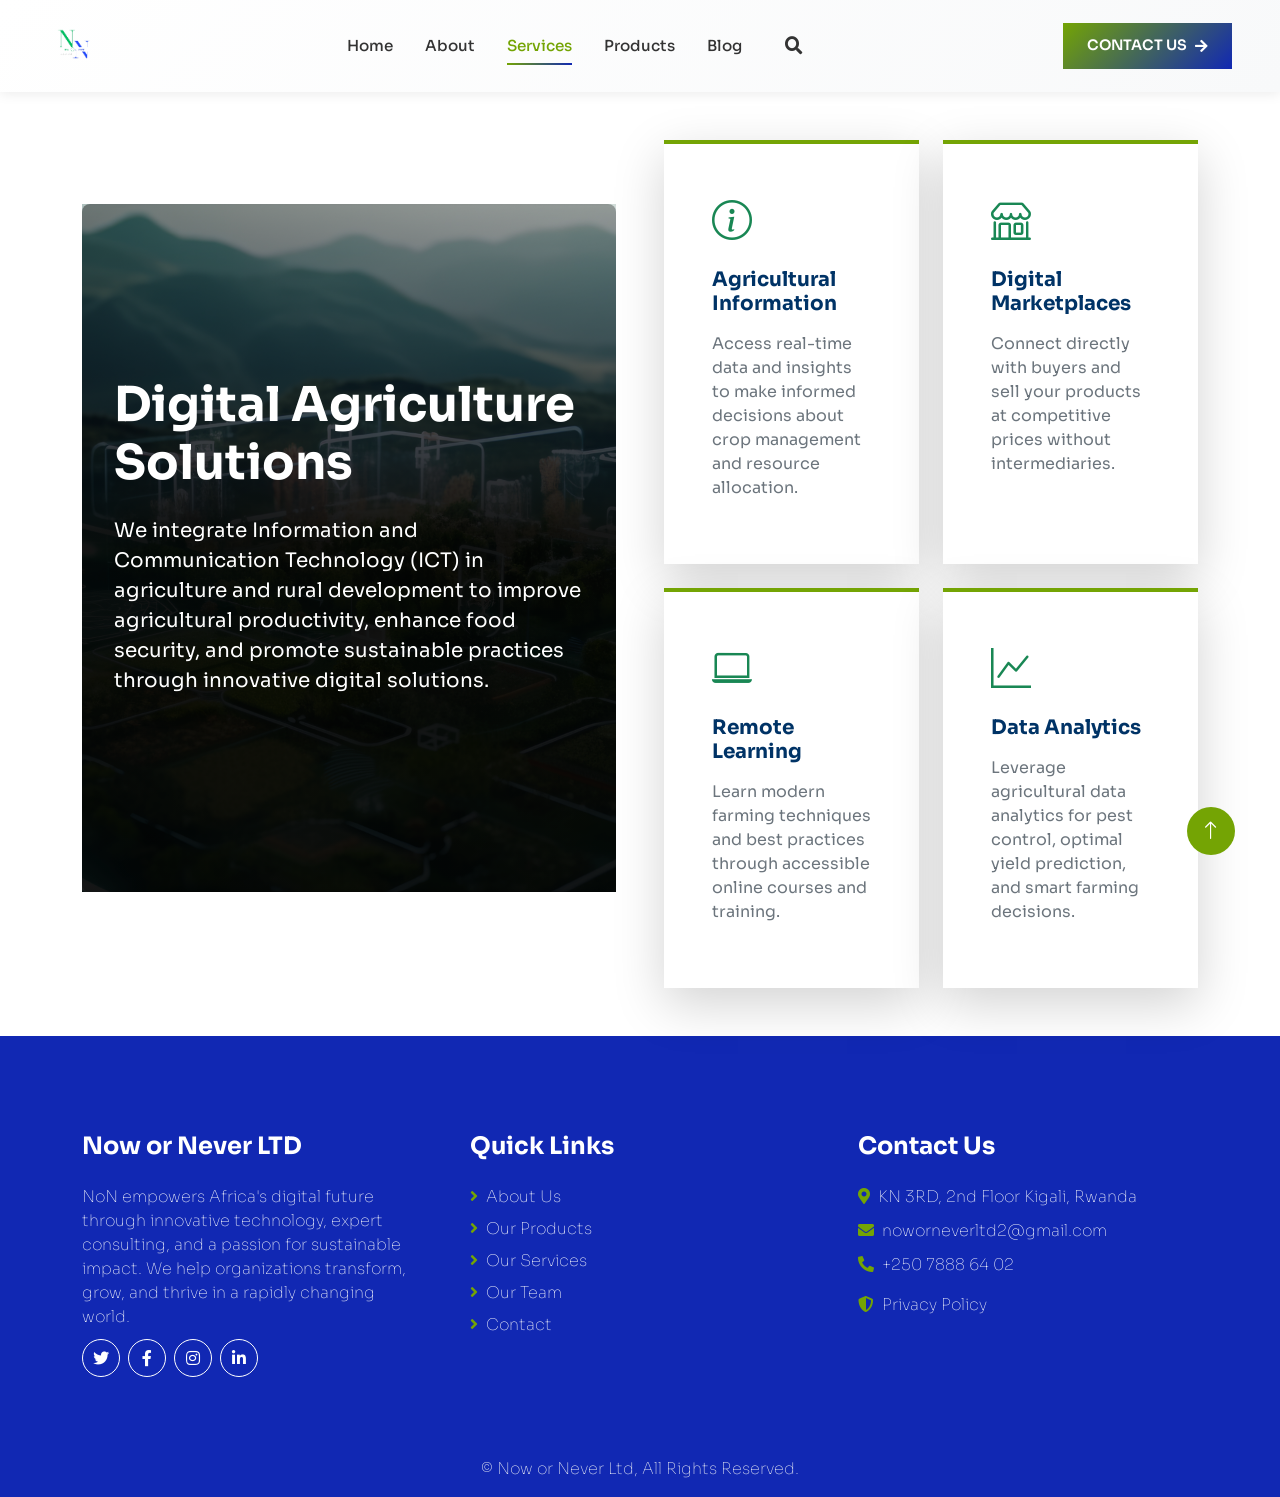
<file: agriculture.html>
<!DOCTYPE html>
<html lang="en">

<head>
    <meta charset="utf-8">
    <title>NoN - E-agriculture</title>
    <meta content="width=device-width, initial-scale=1.0" name="viewport">
    <meta content="" name="keywords">
    <meta content="" name="description">

    <!-- Favicon -->
  <link href="img/logo_non-removebg-preview.png" rel="icon">

    <!-- Google Web Fonts -->
    <link rel="preconnect" href="https://fonts.googleapis.com">
    <link rel="preconnect" href="https://fonts.gstatic.com" crossorigin>
    <link href="https://fonts.googleapis.com/css2?family=Open+Sans:wght@300;500&family=Sora:wght@500;700;900&display=swap" rel="stylesheet"> 

    <!-- Icon Font Stylesheet -->
    <link href="https://cdnjs.cloudflare.com/ajax/libs/font-awesome/5.10.0/css/all.min.css" rel="stylesheet">
    <link href="https://cdn.jsdelivr.net/npm/bootstrap-icons@1.4.1/font/bootstrap-icons.css" rel="stylesheet">

    <!-- Libraries Stylesheet -->
    <link href="lib/animate/animate.min.css" rel="stylesheet">
    <link href="lib/owlcarousel/assets/owl.carousel.min.css" rel="stylesheet">
    <link href="lib/lightbox/css/lightbox.min.css" rel="stylesheet">

    <!-- Customized Bootstrap Stylesheet -->
    <link href="css/bootstrap.min.css" rel="stylesheet">

    <!-- Template Stylesheet -->
    <link href="css/style.css" rel="stylesheet">
</head>

<body>
    <!-- Spinner Start -->
    <div id="spinner" class="show bg-white position-fixed translate-middle w-100 vh-100 top-50 start-50 d-flex align-items-center justify-content-center">
        <div class="spinner-border text-primary" style="width: 3rem; height: 3rem;" role="status">
            <span class="sr-only">Loading...</span>
        </div>
    </div>
    <!-- Spinner End -->


  


   <!-- Modern Navbar CSS -->
    <style>
        .modern-navbar {
            background: linear-gradient(135deg, #ffffff 0%, #f8f9fa 100%);
            box-shadow: 0 2px 12px rgba(0, 0, 0, 0.08);
            padding: 1rem 0;
            position: sticky;
            top: 0;
            z-index: 1000;
            transition: all 0.3s ease;
        }

        .modern-navbar.scrolled {
            box-shadow: 0 4px 20px rgba(0, 0, 0, 0.12);
            padding: 0.75rem 0;
        }

        .navbar-brand-modern {
            display: flex;
            align-items: center;
            height: 60px;
            transition: transform 0.3s ease;
        }

        .navbar-brand-modern:hover {
            transform: scale(1.02);
        }

        .navbar-brand-modern img {
            height: 50px;
            width: auto;
        }

        .nav-menu-modern {
            display: flex;
            gap: 2rem;
            align-items: center;
            list-style: none;
            margin: 0;
            padding: 0;
        }

        .nav-item-modern {
            position: relative;
        }

        .nav-link-modern {
            color: #333;
            text-decoration: none;
            font-weight: 500;
            font-size: 0.95rem;
            padding: 0.5rem 0;
            transition: all 0.3s ease;
            position: relative;
        }

        .nav-link-modern::after {
            content: '';
            position: absolute;
            bottom: -2px;
            left: 0;
            width: 0;
            height: 2px;
            background: linear-gradient(90deg, #74a404, #1128B3);
            transition: width 0.3s ease;
        }

        .nav-link-modern:hover::after,
        .nav-link-modern.active::after {
            width: 100%;
        }

        .nav-link-modern:hover {
            color: #74a404;
        }

        .nav-link-modern.active {
            color: #74a404;
        }

        .search-icon-modern {
            width: 40px;
            height: 40px;
            display: flex;
            align-items: center;
            justify-content: center;
            cursor: pointer;
            border-radius: 8px;
            transition: all 0.3s ease;
            background: transparent;
            border: none;
            color: #333;
            font-size: 1.1rem;
        }

        .search-icon-modern:hover {
            background: rgba(116, 164, 4, 0.1);
            color: #74a404;
        }

  
        .cta-btn-modern {
            background: linear-gradient(135deg, #74a404 0%, #1128B3 100%);
            color: white;
            padding: 0.75rem 1.5rem;
          
            text-decoration: none;
            font-weight: 600;
            font-size: 0.9rem;
            transition: all 0.3s ease;
            display: inline-flex;
            align-items: center;
            gap: 0.5rem;
            border: none;
            cursor: pointer;
        }


        .cta-btn-modern:hover {
            transform: translateY(-2px);
            box-shadow: 0 8px 20px rgba(116, 164, 4, 0.3);
            color: white;
            text-decoration: none;
        }

        .hamburger-modern {
            display: none;
            flex-direction: column;
            gap: 5px;
            background: none;
            border: none;
            cursor: pointer;
            padding: 0;
        }

        .hamburger-modern span {
            width: 24px;
            height: 2.5px;
            background: #333;
            border-radius: 2px;
            transition: all 0.3s ease;
        }

        .hamburger-modern.active span:nth-child(1) {
            transform: rotate(45deg) translate(10px, 10px);
        }

        .hamburger-modern.active span:nth-child(2) {
            opacity: 0;
        }

        .hamburger-modern.active span:nth-child(3) {
            transform: rotate(-45deg) translate(7px, -7px);
        }

        /* Mobile Responsive */
        @media (max-width: 768px) {
            .nav-menu-modern {
                position: absolute;
                top: 70px;
                left: 0;
                right: 0;
                flex-direction: column;
                gap: 0;
                background: white;
                border-top: 1px solid #e9ecef;
                max-height: 0;
                overflow: hidden;
                transition: max-height 0.3s ease;
                padding: 0;
            }

            .nav-menu-modern.active {
                max-height: 400px;
                padding: 1rem 0;
            }

            .nav-item-modern {
                width: 100%;
                padding: 0;
            }

            .nav-link-modern {
                display: block;
                padding: 1rem;
                border-left: 3px solid transparent;
                transition: all 0.3s ease;
            }

            .nav-link-modern::after {
                display: none;
            }

            .nav-link-modern:hover,
            .nav-link-modern.active {
                background: rgba(116, 164, 4, 0.08);
                border-left-color: #74a404;
                padding-left: 2rem;
            }

            .hamburger-modern {
                display: flex;
            }

            .cta-btn-modern {
                width: 100%;
                justify-content: center;
                margin: 1rem;
            }

            .nav-menu-modern .nav-item-modern:last-child {
                margin-top: 0.5rem;
            }
        }
    </style>

    <!-- Modern Navbar HTML -->
    <nav class="modern-navbar" id="modernNav">
        <div class="container-fluid px-4 px-lg-5">
            <div class="d-flex justify-content-between align-items-center">
                <a href="index.html" class="navbar-brand-modern">
                    <img src="img/logo_non-removebg-preview.png" alt="Now or Never LTD Logo">
                </a>

                <button class="hamburger-modern" id="hamburgerBtn" aria-label="Toggle navigation">
                    <span></span>
                    <span></span>
                    <span></span>
                </button>

                <ul class="nav-menu-modern" id="navMenu">
                    <li class="nav-item-modern">
                        <a href="index.html" class="nav-link-modern ">Home</a>
                    </li>
                    <li class="nav-item-modern">
                        <a href="about.html" class="nav-link-modern">About</a>
                    </li>
                    <li class="nav-item-modern">
                        <a href="service.html" class="nav-link-modern active">Services</a>
                    </li>
                    <li class="nav-item-modern">
                        <a href="index.html#products" class="nav-link-modern">Products</a>
                    </li>
                    <li class="nav-item-modern">
                        <a href="blog.html" class="nav-link-modern">Blog</a>
                    </li>
                    <li class="nav-item-modern">
                        <button class="search-icon-modern" id="searchBtnModern" aria-label="Search">
                            <i class="fa fa-search"></i>
                        </button>
                    </li>
                </ul>

                <a href="contact.html" class="cta-btn-modern d-none d-lg-inline-flex">
                    CONTACT US <i class="fa fa-arrow-right"></i>
                </a>
            </div>
        </div>
    </nav>
 <!-- Navbar End -->

<!-- Agriculture Services Section Start -->
<div class="container-fluid py-5" style="background: #ffffff;">
        <div style="position: absolute; inset: 0; background: rgba(255, 255, 255, 0.5); z-index: -1;"></div>
    <div class="container">
        <div class="row align-items-center g-5">
            <div class="col-lg-6 wow fadeInLeft" data-wow-delay="0.1s">
                <div style="position: relative; margin-bottom: 2rem;">
                    <img src="img/agricul-mob.png" alt="Digital Agriculture Solutions" class="img-fluid rounded-lg" style="width: 100%; height: auto; display: block;">
                    <div style="position: absolute; inset: 0; background: linear-gradient(135deg, rgba(0,0,0,0.4) 0%, rgba(0,0,0,0.2) 100%); border-radius: 0.5rem; display: flex; flex-direction: column; justify-content: center; padding: 2rem; color: white;">
                        <h1 class="display-5 fw-bold mb-4 text-white">Digital Agriculture Solutions</h1>
                        <p class="fs-5 mb-4">We integrate Information and Communication Technology (ICT) in agriculture and rural development to improve agricultural productivity, enhance food security, and promote sustainable practices through innovative digital solutions.</p>
                    </div>
                </div>
              
            </div>
            <div class="col-lg-6 wow fadeInRight" data-wow-delay="0.3s">
                <div class="row g-4">
                    <div class="col-md-6">
                        <div class="bg-white p-5 rounded-lg shadow-lg h-100" style="border-top: 4px solid #74a404;">
                            <i class="bi bi-info-circle fs-1 text-success mb-3 d-block"></i>
                            <h5 class="fw-bold mb-3">Agricultural Information</h5>
                            <p class="text-muted">Access real-time data and insights to make informed decisions about crop management and resource allocation.</p>
                        </div>
                    </div>
                    <div class="col-md-6">
                        <div class="bg-white p-5 rounded-lg shadow-lg h-100" style="border-top: 4px solid #74a404;">
                            <i class="bi bi-shop fs-1 text-success mb-3 d-block"></i>
                            <h5 class="fw-bold mb-3">Digital Marketplaces</h5>
                            <p class="text-muted">Connect directly with buyers and sell your products at competitive prices without intermediaries.</p>
                        </div>
                    </div>
                    <div class="col-md-6">
                        <div class="bg-white p-5 rounded-lg shadow-lg h-100" style="border-top: 4px solid #74a404;">
                            <i class="bi bi-laptop fs-1 text-success mb-3 d-block"></i>
                            <h5 class="fw-bold mb-3">Remote Learning</h5>
                            <p class="text-muted">Learn modern farming techniques and best practices through accessible online courses and training.</p>
                        </div>
                    </div>
                    <div class="col-md-6">
                        <div class="bg-white p-5 rounded-lg shadow-lg h-100" style="border-top: 4px solid #74a404;">
                            <i class="bi bi-graph-up fs-1 text-success mb-3 d-block"></i>
                            <h5 class="fw-bold mb-3">Data Analytics</h5>
                            <p class="text-muted">Leverage agricultural data analytics for pest control, optimal yield prediction, and smart farming decisions.</p>
                        </div>
                    </div>
                </div>
            </div>
        </div>
    </div>
</div>
<!-- Agriculture Services Section End -->

<!-- Main Content End -->

<!-- Footer Start -->
<div class="container-fluid  text-body footer  pt-5 wow fadeIn" data-wow-delay="0.1s" >
        <div class="container py-5">
            <div class="row g-5">
            <!-- About Company -->
            <div class="col-lg-4 col-md-6 ">
                <h4 class="text-white mb-4 fw-bold"> Now or Never LTD</h4>
                <p class="text-white mb-3" style="font-weight: lighter !important;">
               NoN empowers Africa's digital future through innovative technology, expert consulting, and a passion for sustainable impact. We help organizations transform, grow, and thrive in a rapidly changing world.
                </p>
                <div class="d-flex mb-3">
                <a class="btn btn-square  btn-social me-2" href="#"><i class="fab fa-twitter"></i></a>
                <a class="btn btn-square  btn-social me-2" href="#"><i class="fab fa-facebook-f"></i></a>
                <a class="btn btn-square  btn-social me-2" href="#"><i class="fab fa-instagram"></i></a>
                <a class="btn btn-square btn-outline-light btn-social" href="#"><i class="fab fa-linkedin-in"></i></a>
                </div>
            </div>
            <!-- Quick Links -->
            <div class="col-lg-4 col-md-6">
                <h4 class="text-white mb-4 fw-bold">Quick Links</h4>
                <ul class="list-unstyled mb-0">
                <li class="mb-2"><a href="about.html" class="text-white text-decoration-none" style="font-weight: lighter !important;"><i class="fa fa-angle-right text-primary me-2"></i>About Us</a></li>
                           <li class="mb-2"><a href="index.html#products" class="text-white text-decoration-none" style="font-weight: lighter !important;"><i class="fa fa-angle-right text-primary me-2"></i>Our Products</a></li>
                <li class="mb-2"><a href="service.html" class="text-white text-decoration-none" style="font-weight: lighter !important;"><i class="fa fa-angle-right text-primary me-2"></i>Our Services</a></li>
                <!-- <li class="mb-2"><a href="project.html" class="text-white-50 text-decoration-none"><i class="fa fa-angle-right text-primary me-2"></i>Projects</a></li> -->
                <li class="mb-2"><a href="about.html#team" class="text-white text-decoration-none" style="font-weight: lighter !important;"><i class="fa fa-angle-right text-primary me-2"></i>Our Team</a></li>
                <li class="mb-2"><a href="contact.html" class="text-white text-decoration-none" style="font-weight: lighter !important;"><i class="fa fa-angle-right text-primary me-2"></i>Contact</a></li>
                </ul>
            </div>
            <!-- Contact Info -->
            <div class="col-lg-4 col-md-12">
                <h4 class="text-white mb-4 fw-bold">Contact Us</h4>
                <p class="mb-2 text-white" style="font-weight: lighter !important;"><i class="fa fa-map-marker-alt text-primary me-2"></i>KN 3RD, 2nd Floor Kigali, Rwanda</p>
                <a href="mailto:noworneverltd2@gmail.com" class="text-white text-decoration-none"><p class="mb-2 text-white" style="font-weight: lighter !important;"><i class="fa fa-envelope text-primary me-2"></i>noworneverltd2@gmail.com</p></a>
                <p class="mb-2 text-white" style="font-weight: lighter !important;"><i class="fa fa-phone-alt text-primary me-2"></i>+250 7888 64 02</p>
                <ul class="list-unstyled mt-3">
                <li class="mb-2" style="font-weight: lighter !important;"><a href="privacy_policy.html" class="text-white text-decoration-none"><i class="fa fa-shield-alt text-primary me-2"></i>Privacy Policy</a></li>

                </ul>
            </div>
            </div>
        </div>
        <div class="container-fluid bg-secondary text-center py-3" style="background: #00000000 !important;">
            <span class="text-light" style="font-weight: lighter !important;">&copy; <span class="">Now or Never Ltd</span>, All Rights Reserved.</span>
        </div>
    </div>
<!-- Footer End -->
    <!-- Back to Top -->
    <a href="#" class="btn btn-lg btn-primary btn-lg-square rounded-circle back-to-top"><i class="bi bi-arrow-up"></i></a>


    <!-- JavaScript Libraries -->
    <script src="https://code.jquery.com/jquery-3.4.1.min.js"></script>
    <script src="https://cdn.jsdelivr.net/npm/bootstrap@5.0.0/dist/js/bootstrap.bundle.min.js"></script>
    <script src="lib/wow/wow.min.js"></script>
    <script src="lib/easing/easing.min.js"></script>
    <script src="lib/waypoints/waypoints.min.js"></script>
    <script src="lib/counterup/counterup.min.js"></script>
    <script src="lib/owlcarousel/owl.carousel.min.js"></script>
    <script src="lib/isotope/isotope.pkgd.min.js"></script>
    <script src="lib/lightbox/js/lightbox.min.js"></script>

    <!-- Template Javascript -->
    <script src="js/main.js"></script>
</body>

</html>
</file>
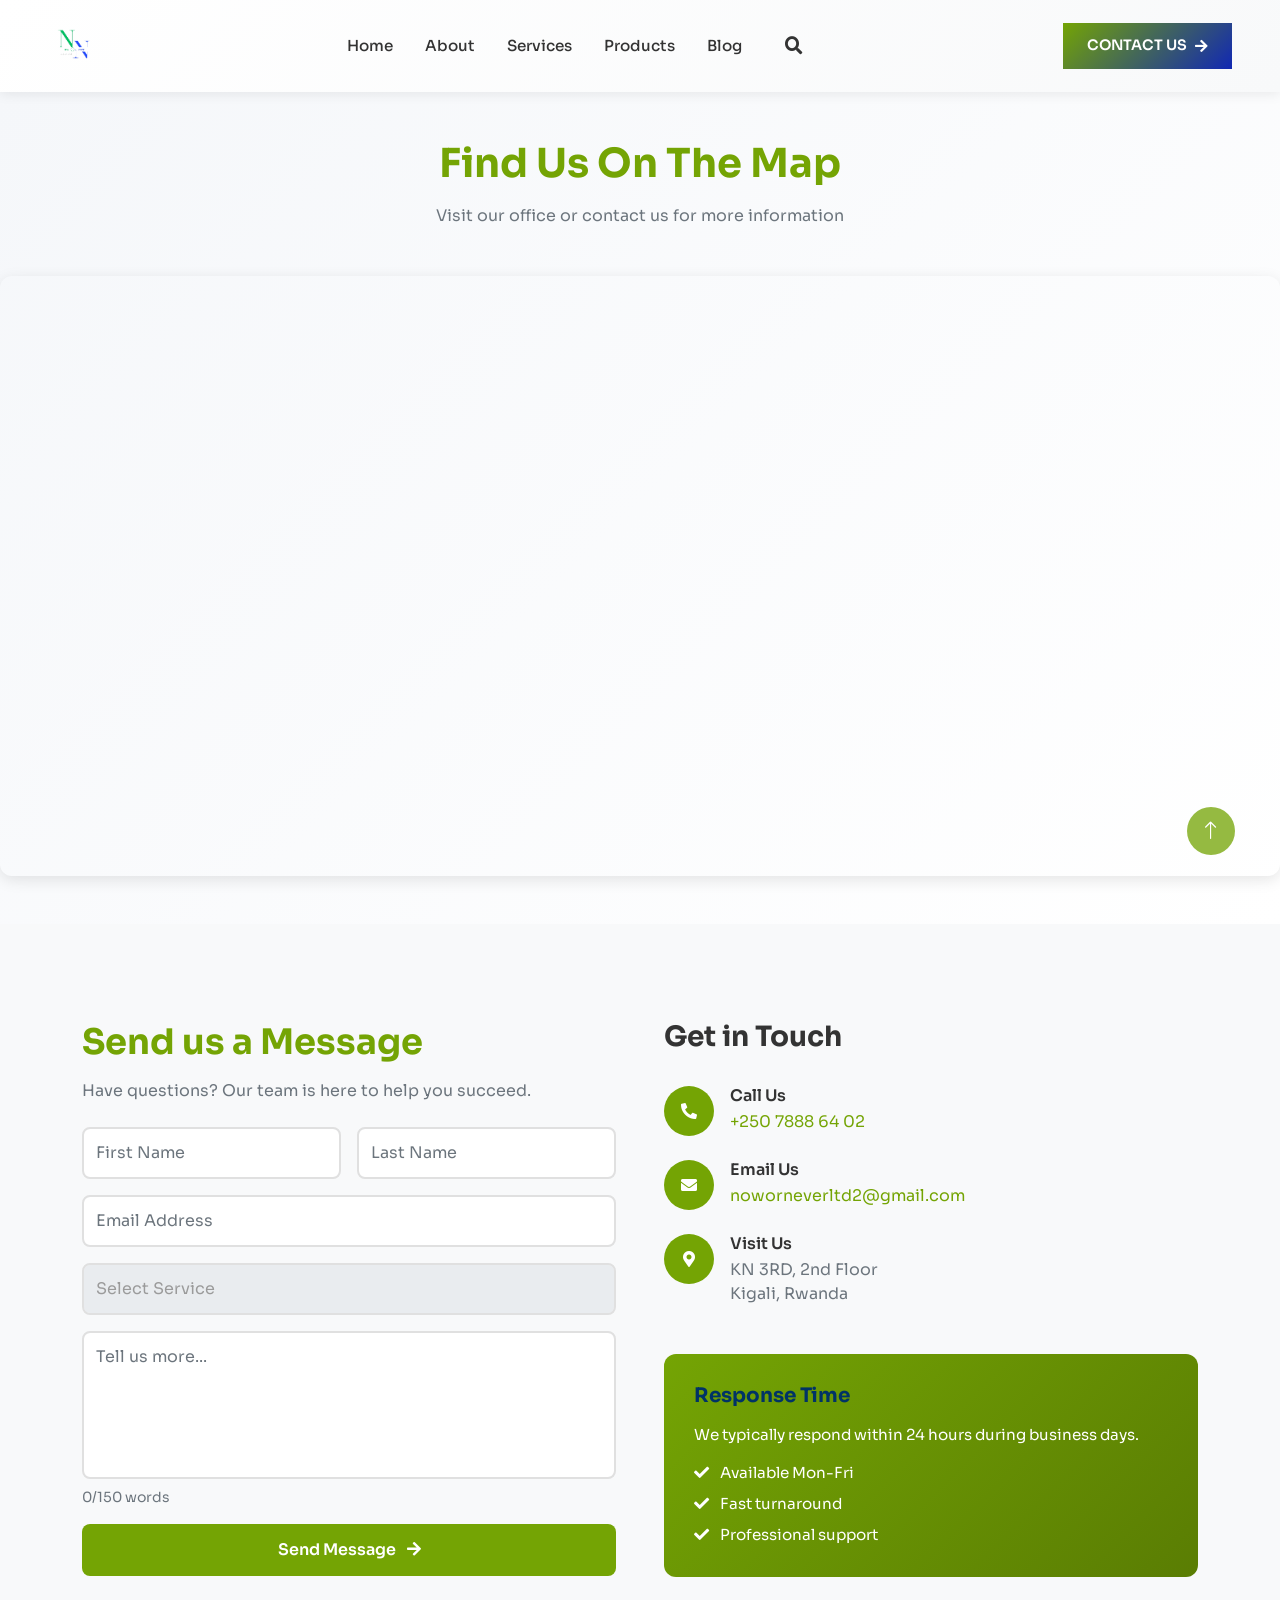
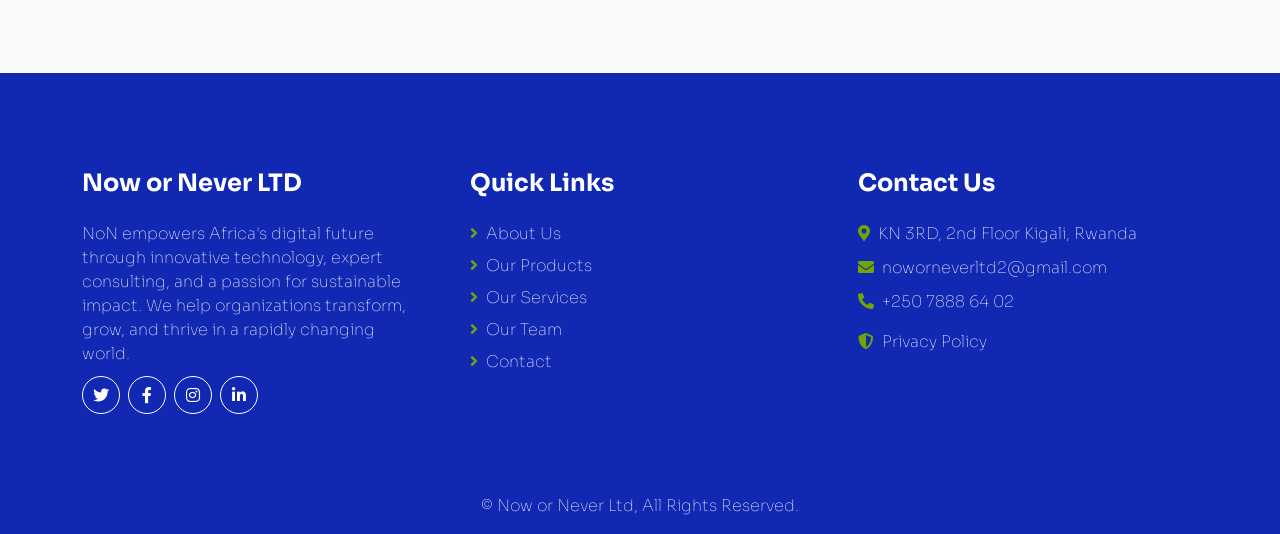
<file: contact.html>
<!DOCTYPE html>
<html lang="en">

<head>
    <meta charset="utf-8">
    <title>Contact Us </title>
    <meta content="width=device-width, initial-scale=1.0" name="viewport">
    <meta content="" name="keywords">
    <meta content="" name="description">

    <!-- Favicon -->
  <link href="img/logo_non-removebg-preview.png" rel="icon">

    <!-- Google Web Fonts -->
    <link rel="preconnect" href="https://fonts.googleapis.com">
    <link rel="preconnect" href="https://fonts.gstatic.com" crossorigin>
    <link href="https://fonts.googleapis.com/css2?family=Open+Sans:wght@300;500&family=Sora:wght@500;700;900&display=swap" rel="stylesheet"> 

    <!-- Icon Font Stylesheet -->
    <link href="https://cdnjs.cloudflare.com/ajax/libs/font-awesome/5.10.0/css/all.min.css" rel="stylesheet">
    <link href="https://cdn.jsdelivr.net/npm/bootstrap-icons@1.4.1/font/bootstrap-icons.css" rel="stylesheet">

    <!-- Libraries Stylesheet -->
    <link href="lib/animate/animate.min.css" rel="stylesheet">
    <link href="lib/owlcarousel/assets/owl.carousel.min.css" rel="stylesheet">
    <link href="lib/lightbox/css/lightbox.min.css" rel="stylesheet">

    <!-- Customized Bootstrap Stylesheet -->
    <link href="css/bootstrap.min.css" rel="stylesheet">

    <!-- Template Stylesheet -->
    <link href="css/style.css" rel="stylesheet">
</head>

<body>
    <!-- Spinner Start -->
    <div id="spinner" class="show bg-white position-fixed translate-middle w-100 vh-100 top-50 start-50 d-flex align-items-center justify-content-center">
        <div class="spinner-border text-primary" style="width: 3rem; height: 3rem;" role="status">
            <span class="sr-only">Loading...</span>
        </div>
    </div>
    <!-- Spinner End -->


  


    <!-- Navbar Start -->
    <!-- Navbar Start -->
   
    <!-- Modern Navbar CSS -->
    <style>
        .modern-navbar {
            background: linear-gradient(135deg, #ffffff 0%, #f8f9fa 100%);
            box-shadow: 0 2px 12px rgba(0, 0, 0, 0.08);
            padding: 1rem 0;
            position: sticky;
            top: 0;
            z-index: 1000;
            transition: all 0.3s ease;
        }

        .modern-navbar.scrolled {
            box-shadow: 0 4px 20px rgba(0, 0, 0, 0.12);
            padding: 0.75rem 0;
        }

        .navbar-brand-modern {
            display: flex;
            align-items: center;
            height: 60px;
            transition: transform 0.3s ease;
        }

        .navbar-brand-modern:hover {
            transform: scale(1.02);
        }

        .navbar-brand-modern img {
            height: 50px;
            width: auto;
        }

        .nav-menu-modern {
            display: flex;
            gap: 2rem;
            align-items: center;
            list-style: none;
            margin: 0;
            padding: 0;
        }

        .nav-item-modern {
            position: relative;
        }

        .nav-link-modern {
            color: #333;
            text-decoration: none;
            font-weight: 500;
            font-size: 0.95rem;
            padding: 0.5rem 0;
            transition: all 0.3s ease;
            position: relative;
        }

        .nav-link-modern::after {
            content: '';
            position: absolute;
            bottom: -2px;
            left: 0;
            width: 0;
            height: 2px;
            background: linear-gradient(90deg, #74a404, #1128B3);
            transition: width 0.3s ease;
        }

        .nav-link-modern:hover::after,
        .nav-link-modern.active::after {
            width: 100%;
        }

        .nav-link-modern:hover {
            color: #74a404;
        }

        .nav-link-modern.active {
            color: #74a404;
        }

        .search-icon-modern {
            width: 40px;
            height: 40px;
            display: flex;
            align-items: center;
            justify-content: center;
            cursor: pointer;
            border-radius: 8px;
            transition: all 0.3s ease;
            background: transparent;
            border: none;
            color: #333;
            font-size: 1.1rem;
        }

        .search-icon-modern:hover {
            background: rgba(116, 164, 4, 0.1);
            color: #74a404;
        }

  
        .cta-btn-modern {
            background: linear-gradient(135deg, #74a404 0%, #1128B3 100%);
            color: white;
            padding: 0.75rem 1.5rem;
          
            text-decoration: none;
            font-weight: 600;
            font-size: 0.9rem;
            transition: all 0.3s ease;
            display: inline-flex;
            align-items: center;
            gap: 0.5rem;
            border: none;
            cursor: pointer;
        }


        .cta-btn-modern:hover {
            transform: translateY(-2px);
            box-shadow: 0 8px 20px rgba(116, 164, 4, 0.3);
            color: white;
            text-decoration: none;
        }

        .hamburger-modern {
            display: none;
            flex-direction: column;
            gap: 5px;
            background: none;
            border: none;
            cursor: pointer;
            padding: 0;
        }

        .hamburger-modern span {
            width: 24px;
            height: 2.5px;
            background: #333;
            border-radius: 2px;
            transition: all 0.3s ease;
        }

        .hamburger-modern.active span:nth-child(1) {
            transform: rotate(45deg) translate(10px, 10px);
        }

        .hamburger-modern.active span:nth-child(2) {
            opacity: 0;
        }

        .hamburger-modern.active span:nth-child(3) {
            transform: rotate(-45deg) translate(7px, -7px);
        }

        /* Mobile Responsive */
        @media (max-width: 768px) {
            .nav-menu-modern {
                position: absolute;
                top: 70px;
                left: 0;
                right: 0;
                flex-direction: column;
                gap: 0;
                background: white;
                border-top: 1px solid #e9ecef;
                max-height: 0;
                overflow: hidden;
                transition: max-height 0.3s ease;
                padding: 0;
            }

            .nav-menu-modern.active {
                max-height: 400px;
                padding: 1rem 0;
            }

            .nav-item-modern {
                width: 100%;
                padding: 0;
            }

            .nav-link-modern {
                display: block;
                padding: 1rem;
                border-left: 3px solid transparent;
                transition: all 0.3s ease;
            }

            .nav-link-modern::after {
                display: none;
            }

            .nav-link-modern:hover,
            .nav-link-modern.active {
                background: rgba(116, 164, 4, 0.08);
                border-left-color: #74a404;
                padding-left: 2rem;
            }

            .hamburger-modern {
                display: flex;
            }

            .cta-btn-modern {
                width: 100%;
                justify-content: center;
                margin: 1rem;
            }

            .nav-menu-modern .nav-item-modern:last-child {
                margin-top: 0.5rem;
            }
        }
    </style>

    <!-- Modern Navbar HTML -->
    <nav class="modern-navbar" id="modernNav">
        <div class="container-fluid px-4 px-lg-5">
            <div class="d-flex justify-content-between align-items-center">
                <a href="index.html" class="navbar-brand-modern">
                    <img src="img/logo_non-removebg-preview.png" alt="Now or Never LTD Logo">
                </a>

                <button class="hamburger-modern" id="hamburgerBtn" aria-label="Toggle navigation">
                    <span></span>
                    <span></span>
                    <span></span>
                </button>

                <ul class="nav-menu-modern" id="navMenu">
                    <li class="nav-item-modern">
                        <a href="index.html" class="nav-link-modern">Home</a>
                    </li>
                    <li class="nav-item-modern">
                        <a href="about.html" class="nav-link-modern">About</a>
                    </li>
                    <li class="nav-item-modern">
                        <a href="service.html" class="nav-link-modern">Services</a>
                    </li>
                    <li class="nav-item-modern">
                        <a href="index.html#products" class="nav-link-modern">Products</a>
                    </li>
                    <li class="nav-item-modern">
                        <a href="blog.html" class="nav-link-modern">Blog</a>
                    </li>
                    <li class="nav-item-modern">
                        <button class="search-icon-modern" id="searchBtnModern" aria-label="Search">
                            <i class="fa fa-search"></i>
                        </button>
                    </li>
                </ul>

                <a href="contact.html" class="cta-btn-modern d-none d-lg-inline-flex active">
                    CONTACT US <i class="fa fa-arrow-right"></i>
                </a>
            </div>
        </div>
    </nav>

    <!-- Modern Navbar JavaScript -->
    <script>
        document.addEventListener('DOMContentLoaded', function() {
            const hamburger = document.getElementById('hamburgerBtn');
            const navMenu = document.getElementById('navMenu');
            const navLinks = document.querySelectorAll('.nav-link-modern');
            const modernNav = document.getElementById('modernNav');
            const searchBtnModern = document.getElementById('searchBtnModern');

            // Toggle menu
            hamburger.addEventListener('click', function() {
                hamburger.classList.toggle('active');
                navMenu.classList.toggle('active');
            });

            // Close menu on link click
            navLinks.forEach(link => {
                link.addEventListener('click', function() {
                    hamburger.classList.remove('active');
                    navMenu.classList.remove('active');
                    navLinks.forEach(l => l.classList.remove('active'));
                    this.classList.add('active');
                });
            });

            // Navbar scroll effect
            window.addEventListener('scroll', function() {
                if (window.scrollY > 10) {
                    modernNav.classList.add('scrolled');
                } else {
                    modernNav.classList.remove('scrolled');
                }
            });

            // Search functionality (reuse existing search if available)
            searchBtnModern.addEventListener('click', function() {
                if (window._navSearchOpen) {
                    window._navSearchOpen();
                }
            });
        });
    </script>
    <div id="scrollProgressBar"></div>
    <!-- Contact Section Start -->
    <div class="container-fluid " style="background: linear-gradient(135deg, #f5f7fa 0%, #ffffff 100%); position: relative;">
        <div class="container py-5">
            <div class="text-center mb-5 wow fadeInUp" data-wow-delay="0.1s">
                <h2 class="mb-3" style="color: #74a404; font-weight: 700; font-size: 2.5rem;">Find Us On The Map</h2>
                <p class="text-muted" style="font-size: 1rem;">Visit our office or contact us for more information</p>
            </div>
            
            <!-- Google Map -->
            <div class="row g-4  wow fadeInUp" data-wow-delay="0.2s">
                <div class="col-12">
                    <div style="border-radius: 12px; overflow: hidden; box-shadow: 0 4px 15px rgba(0,0,0,0.1); height: 600px; width: 100vw; position: relative; left: 50%; right: 50%; margin-left: -50vw; margin-right: -50vw; bottom: 0;">
                        <iframe src="https://www.google.com/maps/embed?pb=!1m18!1m12!1m3!1d3987.5047100906763!2d30.060169!3d-1.952453!2m3!1f0!2f0!3f0!3m2!1i1024!2i768!4f13.1!3m3!1m2!1s0x19dca6c8c8c8c8c9%3A0x1234567890abcdef!2sKN%203RD%2C%202nd%20Floor%2C%20Kigali%2C%20Rwanda!5e0!3m2!1sen!2srw!4v1234567890" width="100%" height="100%" style="border: 0;" allowFullScreen="" loading="lazy" referrerPolicy="no-referrer-when-downgrade;"></iframe>
                    </div>
                </div>
            </div>
        </div>
    </div>
    <!-- Alternative Contact Section -->
    <div class="container-fluid py-5" style="background: #f8f9fa;">
        <div class="container py-5">
            <div class="row g-5 align-items-center">
                <!-- Left Side - Contact Form -->
                <div class="col-lg-6 wow fadeInLeft" data-wow-delay="0.1s">
                    <div class="mb-4">
                        <h2 style="color: #74a404; font-weight: 700; font-size: 2.2rem; margin-bottom: 1rem;">Send us a Message</h2>
                        <p class="text-muted" style="font-size: 1rem;">Have questions? Our team is here to help you succeed.</p>
                    </div>
                    <form id="contactForm2" action="https://formspree.io/f/YOUR_FORM_ID" method="POST">
                        <div class="row g-3 mb-3">
                            <div class="col-md-6">
                                <input type="text" name="firstName" class="form-control" placeholder="First Name" style="border: 2px solid #e0e0e0; border-radius: 8px; padding: 12px;" required>
                            </div>
                            <div class="col-md-6">
                                <input type="text" name="lastName" class="form-control" placeholder="Last Name" style="border: 2px solid #e0e0e0; border-radius: 8px; padding: 12px;" required>
                            </div>
                        </div>
                        <div class="mb-3">
                            <input type="email" name="email" class="form-control" placeholder="Email Address" style="border: 2px solid #e0e0e0; border-radius: 8px; padding: 12px;" required>
                        </div>
                        <div class="mb-3">
                            <select name="service" class="form-control" style="border: 2px solid #e0e0e0; border-radius: 8px; padding: 12px;" required>
                                <option>Select Service</option>
                                <option>Web Development</option>
                                <option>App Development</option>
                                <option>Consulting</option>
                                <option>Other</option>
                            </select>
                        </div>
                        <div class="mb-3">
                            <textarea id="message"
  class="form-control"
  maxlength="150"
  rows="5"
  oninput="updateCount()" placeholder="Tell us more..." style="border: 2px solid #e0e0e0; border-radius: 8px; padding: 12px; resize: none; width: 100%;" required></textarea>
                            <small class="text-muted d-block mt-2"><span id="count">0</span>/150 words</small>
                        </div>
                        <button type="submit" class="btn w-100" style="background: #74a404; color: white; padding: 14px; font-weight: 600; border-radius: 8px; border: none; transition: all 0.3s; cursor: pointer;">
                            Send Message <i class="fa fa-arrow-right ms-2"></i>
                        </button>
                    </form>
                    
                 <script>
  function updateCount() {
    const textarea = document.getElementById("message");
    document.getElementById("count").textContent = textarea.value.length;
  }
</script>
                    
                </div>

                <!-- Right Side - Contact Info & Benefits -->
                <div class="col-lg-6 wow fadeInRight" data-wow-delay="0.2s">
                    <div class="mb-5">
                        <h3 style="color: #333; font-weight: 700; margin-bottom: 2rem;">Get in Touch</h3>
                        
                        <div class="d-flex mb-4">
                            <div style="width: 50px; height: 50px; background: #74a404; border-radius: 50%; display: flex; align-items: center; justify-content: center; margin-right: 1rem; flex-shrink: 0;">
                                <i class="fa fa-phone-alt text-white"></i>
                            </div>
                            <div>
                                <h6 style="color: #333; font-weight: 600; margin-bottom: 0.3rem;">Call Us</h6>
                                <p class="text-muted mb-0"><a href="tel:+250788864022" class="text-decoration-none" style="color: #74a404;">+250 7888 64 02</a></p>
                            </div>
                        </div>

                        <div class="d-flex mb-4">
                            <div style="width: 50px; height: 50px; background: #74a404; border-radius: 50%; display: flex; align-items: center; justify-content: center; margin-right: 1rem; flex-shrink: 0;">
                                <i class="fa fa-envelope text-white"></i>
                            </div>
                            <div>
                                <h6 style="color: #333; font-weight: 600; margin-bottom: 0.3rem;">Email Us</h6>
                                <p class="text-muted mb-0"><a href="mailto:sales@nowornever.com" class="text-decoration-none" style="color: #74a404;">noworneverltd2@gmail.com</a></p>
                            </div>
                        </div>

                        <div class="d-flex mb-5">
                            <div style="width: 50px; height: 50px; background: #74a404; border-radius: 50%; display: flex; align-items: center; justify-content: center; margin-right: 1rem; flex-shrink: 0;">
                                <i class="fa fa-map-marker-alt text-white"></i>
                            </div>
                            <div>
                                <h6 style="color: #333; font-weight: 600; margin-bottom: 0.3rem;">Visit Us</h6>
                                <p class="text-muted mb-0">KN 3RD, 2nd Floor<br>Kigali, Rwanda</p>
                            </div>
                        </div>
                    </div>

                    <div style="background: linear-gradient(135deg, #74a404 0%, #5a7d03 100%); border-radius: 12px; padding: 30px; color: white;">
                        <h5 class="mb-3 fw-bold">Response Time</h5>
                        <p class="mb-3" style="font-size: 0.95rem;">We typically respond within 24 hours during business days.</p>
                        <ul class="list-unstyled mb-0" style="font-size: 0.95rem;">
                            <li class="mb-2"><i class="fa fa-check me-2"></i> Available Mon-Fri</li>
                            <li class="mb-2"><i class="fa fa-check me-2"></i> Fast turnaround</li>
                            <li><i class="fa fa-check me-2"></i> Professional support</li>
                        </ul>
                    </div>
                </div>
            </div>
        </div>
    </div>
 
    <!-- Contact Section End -->
    <!-- Footer Start -->
<div class="container-fluid  text-body footer  pt-5 wow fadeIn" data-wow-delay="0.1s" >
        <div class="container py-5">
            <div class="row g-5">
            <!-- About Company -->
            <div class="col-lg-4 col-md-6 ">
                <h4 class="text-white mb-4 fw-bold"> Now or Never LTD</h4>
                <p class="text-white mb-3" style="font-weight: lighter !important;">
               NoN empowers Africa's digital future through innovative technology, expert consulting, and a passion for sustainable impact. We help organizations transform, grow, and thrive in a rapidly changing world.
                </p>
                <div class="d-flex mb-3">
                <a class="btn btn-square  btn-social me-2" href="#"><i class="fab fa-twitter"></i></a>
                <a class="btn btn-square  btn-social me-2" href="#"><i class="fab fa-facebook-f"></i></a>
                <a class="btn btn-square  btn-social me-2" href="#"><i class="fab fa-instagram"></i></a>
                <a class="btn btn-square btn-outline-light btn-social" href="#"><i class="fab fa-linkedin-in"></i></a>
                </div>
            </div>
            <!-- Quick Links -->
            <div class="col-lg-4 col-md-6">
                <h4 class="text-white mb-4 fw-bold">Quick Links</h4>
                <ul class="list-unstyled mb-0">
                <li class="mb-2"><a href="about.html" class="text-white text-decoration-none" style="font-weight: lighter !important;"><i class="fa fa-angle-right text-primary me-2"></i>About Us</a></li>
                           <li class="mb-2"><a href="index.html#products" class="text-white text-decoration-none" style="font-weight: lighter !important;"><i class="fa fa-angle-right text-primary me-2"></i>Our Products</a></li>
                <li class="mb-2"><a href="service.html" class="text-white text-decoration-none" style="font-weight: lighter !important;"><i class="fa fa-angle-right text-primary me-2"></i>Our Services</a></li>
                <!-- <li class="mb-2"><a href="project.html" class="text-white-50 text-decoration-none"><i class="fa fa-angle-right text-primary me-2"></i>Projects</a></li> -->
                <li class="mb-2"><a href="about.html#team" class="text-white text-decoration-none" style="font-weight: lighter !important;"><i class="fa fa-angle-right text-primary me-2"></i>Our Team</a></li>
                <li class="mb-2"><a href="contact.html" class="text-white text-decoration-none" style="font-weight: lighter !important;"><i class="fa fa-angle-right text-primary me-2"></i>Contact</a></li>
                </ul>
            </div>
            <!-- Contact Info -->
            <div class="col-lg-4 col-md-12">
                <h4 class="text-white mb-4 fw-bold">Contact Us</h4>
                <p class="mb-2 text-white" style="font-weight: lighter !important;"><i class="fa fa-map-marker-alt text-primary me-2"></i>KN 3RD, 2nd Floor Kigali, Rwanda</p>
                <a href="mailto:noworneverltd2@gmail.com" class="text-white text-decoration-none"><p class="mb-2 text-white" style="font-weight: lighter !important;"><i class="fa fa-envelope text-primary me-2"></i>noworneverltd2@gmail.com</p></a>
                <p class="mb-2 text-white" style="font-weight: lighter !important;"><i class="fa fa-phone-alt text-primary me-2"></i>+250 7888 64 02</p>
                <ul class="list-unstyled mt-3">
                <li class="mb-2" style="font-weight: lighter !important;"><a href="privacy_policy.html" class="text-white text-decoration-none"><i class="fa fa-shield-alt text-primary me-2"></i>Privacy Policy</a></li>

                </ul>
            </div>
            </div>
        </div>
        <div class="container-fluid bg-secondary text-center py-3" style="background: #00000000 !important;">
            <span class="text-light" style="font-weight: lighter !important;">&copy; <span class="">Now or Never Ltd</span>, All Rights Reserved.</span>
        </div>
    </div>
    <!-- Footer End -->


    <!-- Back to Top -->
    <a href="#" class="btn btn-lg btn-primary btn-lg-square rounded-circle back-to-top"><i class="bi bi-arrow-up"></i></a>


    <!-- JavaScript Libraries -->
    <script src="https://code.jquery.com/jquery-3.4.1.min.js"></script>
    <script src="https://cdn.jsdelivr.net/npm/bootstrap@5.0.0/dist/js/bootstrap.bundle.min.js"></script>
    <script src="lib/wow/wow.min.js"></script>
    <script src="lib/easing/easing.min.js"></script>
    <script src="lib/waypoints/waypoints.min.js"></script>
    <script src="lib/counterup/counterup.min.js"></script>
    <script src="lib/owlcarousel/owl.carousel.min.js"></script>
    <script src="lib/isotope/isotope.pkgd.min.js"></script>
    <script src="lib/lightbox/js/lightbox.min.js"></script>

    <!-- Template Javascript -->
    <script src="js/main.js"></script>
</body>

</html></div></div></div></div>
</file>
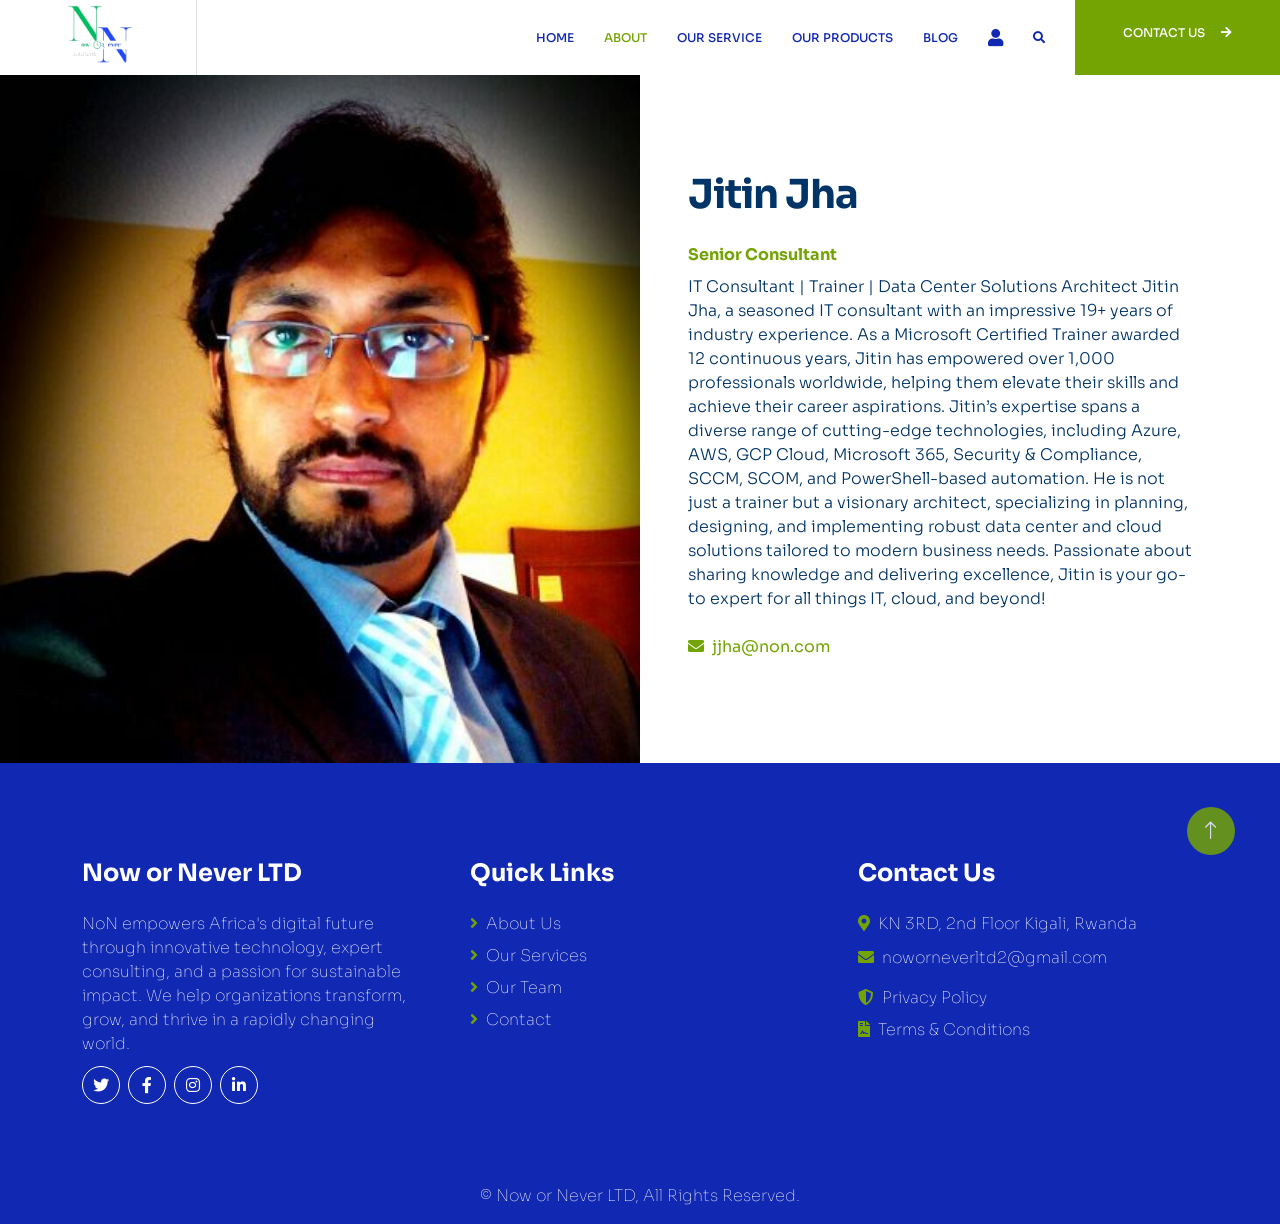
<file: jitin.html>
<!DOCTYPE html>
<html lang="en">

<head>
    <meta charset="utf-8">
    <title>NoN - Staff Bio</title>
    <meta content="width=device-width, initial-scale=1.0" name="viewport">
    <meta content="" name="keywords">
    <meta content="" name="description">

    <!-- Favicon -->
  <link href="img/logo_non-removebg-preview.png" rel="icon">

    <!-- Google Web Fonts -->
    <link rel="preconnect" href="https://fonts.googleapis.com">
    <link rel="preconnect" href="https://fonts.gstatic.com" crossorigin>
    <link href="https://fonts.googleapis.com/css2?family=Open+Sans:wght@300;500&family=Sora:wght@500;700;900&display=swap" rel="stylesheet"> 

    <!-- Icon Font Stylesheet -->
    <link href="https://cdnjs.cloudflare.com/ajax/libs/font-awesome/5.10.0/css/all.min.css" rel="stylesheet">
    <link href="https://cdn.jsdelivr.net/npm/bootstrap-icons@1.4.1/font/bootstrap-icons.css" rel="stylesheet">

    <!-- Libraries Stylesheet -->
    <link href="lib/animate/animate.min.css" rel="stylesheet">
    <link href="lib/owlcarousel/assets/owl.carousel.min.css" rel="stylesheet">
    <link href="lib/lightbox/css/lightbox.min.css" rel="stylesheet">

    <!-- Customized Bootstrap Stylesheet -->
    <link href="css/bootstrap.min.css" rel="stylesheet">

    <!-- Template Stylesheet -->
    <link href="css/style.css" rel="stylesheet">
</head>

<body>
    <!-- Spinner Start -->
    <div id="spinner" class="show bg-white position-fixed translate-middle w-100 vh-100 top-50 start-50 d-flex align-items-center justify-content-center">
        <div class="spinner-border text-primary" style="width: 3rem; height: 3rem;" role="status">
            <span class="sr-only">Loading...</span>
        </div>
    </div>
    <!-- Spinner End -->


  


    <!-- Navbar Start -->
   <nav id="mainNavbar" class="navbar navbar-expand-lg navbar-light sticky-top p-0" style="background: white; transition: background 0.3s;">
        <a href="index.html" class="navbar-brand d-flex align-items-center border-end px-4 px-lg-5">
      <img src="img/logo_non-removebg-preview.png" alt="Now or Never LTD Logo" style="height: 100px;">
        </a>
        <button type="button" class="navbar-toggler me-4" data-bs-toggle="collapse" data-bs-target="#navbarCollapse">
            <span class="navbar-toggler-icon"></span>
        </button>
        <div class="collapse navbar-collapse" id="navbarCollapse">
            <div class="navbar-nav ms-auto p-4 p-lg-0">
                <a href="index.html" class="nav-item nav-link ">Home</a>
                <a href="index.html" class="nav-item nav-link active">About</a>
                <a href="" class="nav-item nav-link ">Our Service</a>
                <a href="" class="nav-item nav-link">Our Products</a>
                <!-- Login Button in Navbar -->
                <!-- <a href="#" id="loginLink" class="nav-item nav-link">Login</a> -->
                <!-- <div class="nav-item dropdown">
                    <a href="#" class="nav-link dropdown-toggle" data-bs-toggle="dropdown">Pages</a>
                    <div class="dropdown-menu bg-light m-0">
                        <a href="feature.html" class="dropdown-item">Feature</a>
                        <a href="quote.html" class="dropdown-item">Free Quote</a>
                        <a href="team.html" class="dropdown-item">Our Team</a>
                        <a href="testimonial.html" class="dropdown-item">Testimonial</a>
                        <a href="404.html" class="dropdown-item">404 Page</a>
                    </div>
                </div> -->
                <a href="contact.html" class="nav-item nav-link">Blog</a>
                <a href="login.html"  target="_blank" id="loginLink" class="nav-item nav-link d-flex align-items-center" role="button" aria-label="Login" title="Login" >
                    <i class="fa fa-user" aria-hidden="true" style="font-size:1.1rem;"></i>
                    <span class="visually-hidden">Login</span>
                </a>
                            <!-- Search icon in navbar -->
                            <a href="#" id="navSearchBtn" class="nav-item nav-link" role="button" aria-label="Open search" style="cursor:pointer;">
                                <i class="fa fa-search" aria-hidden="true"></i>
                            </a>

                            <!-- Floating search + overlay (placed inside navbar collapse so it loads with the page) -->
                            <div id="navSearchOverlay" style="display:none; position:fixed; inset:0; z-index:2000; background:rgba(0,0,0,0.6); align-items:center; justify-content:center; padding:20px; box-sizing:border-box;">
                              <div id="navSearchBox" role="dialog" aria-modal="true" aria-label="Site search"
                                   style="background:#fff; width:clamp(320px,70%,900px); margin:0 20px; border-radius:10px; padding:18px; box-shadow:0 10px 40px rgba(0,0,0,0.4);">
                                <div style="display:flex; gap:8px; align-items:center;">
                                  <input id="navSearchInput" type="search" placeholder="Search the site..." autofocus
                                         style="flex:1; border:1px solid #e6e6e6; border-radius:8px; padding:12px 14px; font-size:1rem; outline:none;">
                                  <button id="navSearchSubmit" class="btn btn-primary" style="padding:10px 14px; font-weight:600;">
                                    <i class="fa fa-search"></i>
                                  </button>
                               
                                </div>
                              </div>
                            </div>

                      
            </div>
            
            <a href="contact.html" class="btn   py-4 px-lg-5 d-none d-lg-block" style="font-size: 12px; background-color: #74a404; color: white;"  >CONTACT US<i class="fa fa-arrow-right ms-3"></i></a>
        </div>
    </nav>
    <!-- Navbar End -->



  <style>
            /* optional subtle dark overlay so particles remain visible over images */
            .page-header::after{
                content: "";
                position: absolute;
                inset: 0;
                background: rgba(0,0,0,0.18);
                z-index: 0;
                pointer-events: none;
            }
        </style>

        <script>
            (function(){
                const canvas = document.getElementById('headerParticles');
                if(!canvas) return;
                const ctx = canvas.getContext('2d');

                let width = 0, height = 0, particles = [];

                function resize(){
                    const dpr = window.devicePixelRatio || 1;
                    width = canvas.clientWidth || canvas.width;
                    height = canvas.clientHeight || canvas.height;
                    canvas.width = Math.floor((canvas.offsetWidth) * dpr);
                    canvas.height = Math.floor((canvas.offsetHeight) * dpr);
                    ctx.setTransform(dpr, 0, 0, dpr, 0, 0);
                    initParticles();
                }

                function rand(min, max){ return Math.random() * (max - min) + min; }

                function initParticles(){
                    particles = [];
                    const area = (canvas.offsetWidth || 800) * (canvas.offsetHeight || 200);
                    const count = Math.min(140, Math.max(30, Math.floor(area / 6000)));
                    for(let i=0;i<count;i++){
                        particles.push({
                            x: rand(0, canvas.offsetWidth),
                            y: rand(0, canvas.offsetHeight),
                            r: rand(0.8, 3.2),
                            vx: rand(-0.25, 0.25),
                            vy: rand(-0.15, 0.15),
                            alpha: rand(0.3, 0.9)
                        });
                    }
                }

                function step(){
                    ctx.clearRect(0,0,canvas.offsetWidth, canvas.offsetHeight);

                    // draw connections
                    const threshold = 90;
                    for(let i=0;i<particles.length;i++){
                        const p = particles[i];
                        for(let j=i+1;j<particles.length;j++){
                            const q = particles[j];
                            const dx = p.x - q.x;
                            const dy = p.y - q.y;
                            const dist = Math.sqrt(dx*dx + dy*dy);
                            if(dist < threshold){
                                const t = 1 - dist / threshold;
                                ctx.strokeStyle = 'rgba(255,255,255,' + (0.08 * t) + ')';
                                ctx.lineWidth = 1 * t;
                                ctx.beginPath();
                                ctx.moveTo(p.x, p.y);
                                ctx.lineTo(q.x, q.y);
                                ctx.stroke();
                            }
                        }
                    }

                    // draw particles and update
                    for(const p of particles){
                        p.x += p.vx;
                        p.y += p.vy;

                        // wrap around
                        if(p.x < -10) p.x = canvas.offsetWidth + 10;
                        if(p.x > canvas.offsetWidth + 10) p.x = -10;
                        if(p.y < -10) p.y = canvas.offsetHeight + 10;
                        if(p.y > canvas.offsetHeight + 10) p.y = -10;

                        ctx.beginPath();
                        ctx.fillStyle = 'rgba(255,255,255,' + p.alpha + ')';
                        ctx.arc(p.x, p.y, p.r, 0, Math.PI * 2);
                        ctx.fill();
                    }

                    requestAnimationFrame(step);
                }

                // initialize when DOM ready
                function init(){
                    resize();
                    window.addEventListener('resize', () => {
                        // throttle resize with requestAnimationFrame
                        if(this._resizeRAF) cancelAnimationFrame(this._resizeRAF);
                        this._resizeRAF = requestAnimationFrame(resize);
                    });
                    requestAnimationFrame(step);
                }

                // If element sizes are not yet set, delay init slightly
                if (document.readyState === 'loading') {
                    document.addEventListener('DOMContentLoaded', init);
                } else {
                    init();
                }
            })();
        </script>

    <!-- Digital Solutions Section Start -->
<div class="container-fluid overflow-hidden px-lg-0" id="about">
    <div class="container about px-lg-0">
        <div class="row g-0 mx-lg-0">
            <!-- Staff Image Left -->
            <div class="col-lg-6 ps-lg-0 wow fadeIn" data-wow-delay="0.1s" style="min-height: 400px;">
                <div class="position-relative h-100">
                    <img class="position-absolute img-fluid w-100 h-100" src="img/Team/jitin.jpeg" alt="Staff Member" style="object-fit: cover;">
                </div>
            </div>
            <!-- Staff Bio Right -->
            <div class="col-lg-6 about-text py-5 wow fadeIn" data-wow-delay="0.5s">
                <div class="p-lg-5 pe-lg-0">
                    <!-- <h6 class="text-primary">Staff Bio</h6> -->
                    <div class="about-modern">
                        <h1 class="mb-4 fw-bold" style="font-size:2.5rem; letter-spacing:-1px;">
                      Jitin Jha
                        </h1>
                        <p class="text-primary fw-bold mb-2">Senior Consultant</p>
                        <p class="lead text-dark mb-4" style="font-size:1rem;">
                          IT Consultant | Trainer | Data Center Solutions Architect
Jitin Jha, a seasoned IT consultant with an impressive 19+ years of industry experience. 
As a Microsoft Certified Trainer awarded 12 continuous years, Jitin has empowered over 1,000 professionals worldwide, helping them elevate their skills and achieve their career aspirations.
Jitin’s expertise spans a diverse range of cutting-edge technologies, including Azure, AWS, GCP Cloud, Microsoft 365, Security & Compliance, SCCM, SCOM, and PowerShell-based automation. He is not just a trainer but a visionary architect, specializing in planning, designing, and implementing robust data center and cloud solutions tailored to modern business needs.
Passionate about sharing knowledge and delivering excellence, Jitin is your go-to expert for all things IT, cloud, and beyond!

                        </p>
                        <!-- <p class="lead text-dark mb-4" style="font-size:1rem;">
                            With a passion for innovation and sustainable growth, Cynthia leads Now or Never LTD with a vision to empower organizations through tailored IT solutions and management excellence. She is committed to fostering a culture of innovation and delivering measurable results for clients across diverse sectors.
                        </p> -->
                        <div class="mt-4">
                            <p class="mb-2"><i class="fa fa-envelope me-2 text-primary"></i><a href="mailto:jjha@non.com">jjha@non.com</a></p>
                            <!-- <p class="mb-0"><i class="fa fa-phone me-2 text-primary"></i><a href="tel:+250788673309">+250783979427</a></p> -->
                        </div>
                    </div>
                </div>
            </div>
        </div>
    </div>
</div>
    <!-- Digital Solutions Section End -->
        <!-- Flexible 4-Card Section Start -->
  
        <!-- Flexible 4-Card Section End -->
             <!-- Team Start -->
  
    <!-- Team End -->

    <!-- Footer Start -->
<div class="container-fluid  text-body footer  pt-5 wow fadeIn" data-wow-delay="0.1s" >
        <div class="container py-5">
            <div class="row g-5">
            <!-- About Company -->
            <div class="col-lg-4 col-md-6 ">
                <h4 class="text-white mb-4 fw-bold"> Now or Never LTD</h4>
                <p class="text-white mb-3" style="font-weight: lighter !important;">
               NoN empowers Africa's digital future through innovative technology, expert consulting, and a passion for sustainable impact. We help organizations transform, grow, and thrive in a rapidly changing world.
                </p>
                <div class="d-flex mb-3">
                <a class="btn btn-square  btn-social me-2" href="#"><i class="fab fa-twitter"></i></a>
                <a class="btn btn-square  btn-social me-2" href="#"><i class="fab fa-facebook-f"></i></a>
                <a class="btn btn-square  btn-social me-2" href="#"><i class="fab fa-instagram"></i></a>
                <a class="btn btn-square btn-outline-light btn-social" href="#"><i class="fab fa-linkedin-in"></i></a>
                </div>
            </div>
            <!-- Quick Links -->
            <div class="col-lg-4 col-md-6">
                <h4 class="text-white mb-4 fw-bold">Quick Links</h4>
                <ul class="list-unstyled mb-0">
                <li class="mb-2"><a href="about.html" class="text-white text-decoration-none" style="font-weight: lighter !important;"><i class="fa fa-angle-right text-primary me-2"></i>About Us</a></li>
                <li class="mb-2"><a href="service.html" class="text-white text-decoration-none" style="font-weight: lighter !important;"><i class="fa fa-angle-right text-primary me-2"></i>Our Services</a></li>
                <!-- <li class="mb-2"><a href="project.html" class="text-white-50 text-decoration-none"><i class="fa fa-angle-right text-primary me-2"></i>Projects</a></li> -->
                <li class="mb-2"><a href="about.html#team" class="text-white text-decoration-none" style="font-weight: lighter !important;"><i class="fa fa-angle-right text-primary me-2"></i>Our Team</a></li>
                <li class="mb-2"><a href="contact.html" class="text-white text-decoration-none" style="font-weight: lighter !important;"><i class="fa fa-angle-right text-primary me-2"></i>Contact</a></li>
                </ul>
            </div>
            <!-- Contact Info -->
            <div class="col-lg-4 col-md-12">
                <h4 class="text-white mb-4 fw-bold">Contact Us</h4>
                <p class="mb-2 text-white" style="font-weight: lighter !important;"><i class="fa fa-map-marker-alt text-primary me-2"></i>KN 3RD, 2nd Floor Kigali, Rwanda</p>
                <a href="mailto:noworneverltd2@gmail.com" class="text-white text-decoration-none"><p class="mb-2 text-white" style="font-weight: lighter !important;"><i class="fa fa-envelope text-primary me-2"></i>noworneverltd2@gmail.com</p></a>
                <ul class="list-unstyled mt-3">
                <li class="mb-2" style="font-weight: lighter !important;"><a href="privacy_policy.html" class="text-white text-decoration-none"><i class="fa fa-shield-alt text-primary me-2"></i>Privacy Policy</a></li>

                <li><a href="#" class="text-white text-decoration-none"style="font-weight: lighter !important;"><i class="fa fa-file-contract text-primary me-2"></i>Terms &amp; Conditions</a></li>
                </ul>
            </div>
            </div>
        </div>
        <div class="container-fluid bg-secondary text-center py-3" style="background: #00000000 !important;">
            <span class="text-light" style="font-weight: lighter !important;">&copy; <span class="">Now or Never LTD</span>, All Rights Reserved.</span>
        </div>
    </div>
    <!-- Footer End -->


    <!-- Back to Top -->
    <a href="#" class="btn btn-lg btn-primary btn-lg-square rounded-circle back-to-top"><i class="bi bi-arrow-up"></i></a>


    <!-- JavaScript Libraries -->
    <script src="https://code.jquery.com/jquery-3.4.1.min.js"></script>
    <script src="https://cdn.jsdelivr.net/npm/bootstrap@5.0.0/dist/js/bootstrap.bundle.min.js"></script>
    <script src="lib/wow/wow.min.js"></script>
    <script src="lib/easing/easing.min.js"></script>
    <script src="lib/waypoints/waypoints.min.js"></script>
    <script src="lib/counterup/counterup.min.js"></script>
    <script src="lib/owlcarousel/owl.carousel.min.js"></script>
    <script src="lib/isotope/isotope.pkgd.min.js"></script>
    <script src="lib/lightbox/js/lightbox.min.js"></script>

    <!-- Template Javascript -->
    <script src="js/main.js"></script>
</body>

</html></div></div></div></div>
</file>
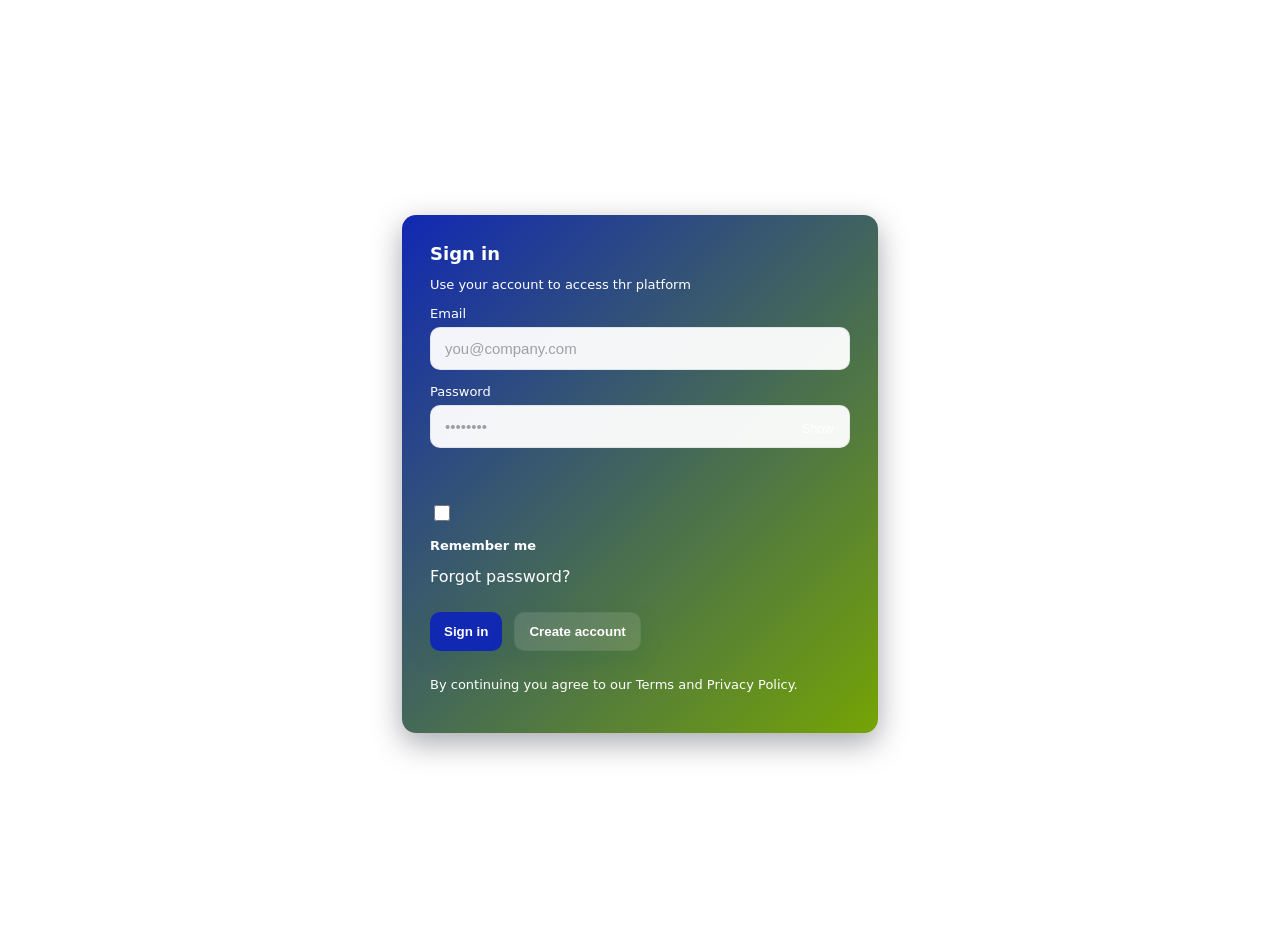
<file: login.html>
<!doctype html>
<html lang="en">
<head>
    <meta charset="utf-8" />
    <meta name="viewport" content="width=device-width,initial-scale=1" />
    <title>Sign in — Now or Never</title>
    <style>
        :root{
            /* Now or Never: green + blue palette */
            --bg1:#031426;   /* deep blue */
            --bg2:#052b1f;   /* deep green */
            --card:#0f1724cc;
            --accent:#74a404; /* green */
            --accent2:#1128B3; /* blue */
            --muted:#9aa7bd;
            --glass: rgba(255,255,255,0.04);
            --on-accent:#04203a; /* text color on green */
            font-family: Inter, ui-sans-serif, system-ui, -apple-system, "Segoe UI", Roboto, "Helvetica Neue", Arial;
        }

        html,body{height:100%;}
        body{
            margin:0;
            background:rgb(255, 255, 255);
            color:#e6eef8;
            -webkit-font-smoothing:antialiased;
            -moz-osx-font-smoothing:grayscale;
            display:flex;
            align-items:center;
            justify-content:center;
            padding:24px;
        }

        .container{
            width:100%;
            max-width:980px;
            display:grid;
            grid-template-columns: 1fr 420px;
            gap:32px;
            align-items:center;
        }

        .hero{
            padding:40px;
            border-radius:16px;
            background: linear-gradient(180deg, rgba(255,255,255,0.02), rgba(255,255,255,0.01));
            box-shadow: 0 10px 30px rgba(2,6,23,0.6), inset 0 1px 0 rgba(255,255,255,0.02);
            backdrop-filter: blur(6px);
        }

        .brand{
            display:flex;
            gap:14px;
            align-items:center;
            margin-bottom:18px;
        }
        .logo{
            width:56px;
            height:56px;
            border-radius:12px;
            background: linear-gradient(135deg,var(--accent),var(--accent2));
            display:flex;
            align-items:center;
            justify-content:center;
            font-weight:700;
            color:#04203a;
            box-shadow: 0 6px 18px rgba(6,46,40,0.45);
            flex-shrink:0;
        }

        h1{margin:0 0 8px 0;font-size:22px;}
        p.lead{margin:0;color:var(--muted);font-size:14px;line-height:1.5;}

        .features{
            display:grid;
            grid-template-columns:repeat(2, minmax(0,1fr));
            gap:12px;
            margin-top:22px;
        }
        .feature{
            display:flex;
            gap:10px;
            align-items:center;
            background:var(--glass);
            padding:10px;
            border-radius:10px;
            font-size:13px;
            color:var(--muted);
        }
        .feature .dot{
            width:36px;height:36px;border-radius:8px;background:rgba(255,255,255,0.03);display:flex;align-items:center;justify-content:center;font-weight:600;color:var(--accent);
        }

        /* Card / form */
        .card{
            padding:28px;
            border-radius:14px;
            /* make the card match the green accent and ensure form content is visible */
            background: linear-gradient(135deg, var(--accent) 0%, #74a404 100%);
            /* local palette overrides so buttons inside this card become blue */
            --accent: #1128B3;
            --accent2: #1128B3;
            --on-accent: #ffffff;
            color: var(--on-accent);
            box-shadow: 0 10px 30px rgba(2,6,23,0.35);
            backdrop-filter: blur(6px);
        }

        /* ensure text inside card uses the on-accent color */
        .card h2,
        .card label,
        .card .small,
        .card .muted-link,
        .card .helper,
        .card .row,
        .card p {
            color: var(--on-accent);
        }

        form{display:grid;gap:14px;}
        label{font-size:13px;display:block;margin-bottom:6px;}
        .field{
            display:flex;
            flex-direction:column;
        }
        input[type="email"],
        input[type="password"]{
            appearance:none;
            border:1px solid rgba(4,32,58,0.08);
            background: rgba(255,255,255,0.95);
            color:#000; /* make user input visible and black */
            padding:12px 14px;
            border-radius:10px;
            outline:none;
            font-size:15px;
            transition: border-color .15s, box-shadow .15s;
        }
        input::placeholder{ color: rgba(0,0,0,0.35); }
        input:focus{
            border-color: rgba(4,32,58,0.2);
            box-shadow: 0 6px 20px rgba(4,32,58,0.06);
        }

        .row{
            display:flex;
            justify-content:space-between;
            align-items:center;
            gap:12px;
            font-size:13px;
        }

        .actions{
            display:flex;
            gap:12px;
            margin-top:6px;
        }

        .btn{
            display:inline-flex;
            align-items:center;
            justify-content:center;
            gap:8px;
            padding:11px 14px;
            border-radius:10px;
            font-weight:600;
            cursor:pointer;
            border:0;
            background: linear-gradient(90deg,var(--accent),var(--accent2));
            color: var(--on-accent);
            box-shadow: 0 8px 24px rgba(16,90,70,0.12);
            transition:transform .08s ease, box-shadow .08s ease, opacity .08s;
            text-decoration:none;
        }
        .btn.secondary{
            background: rgba(255,255,255,0.12);
            color: var(--on-accent);
            border:1px solid rgba(4,32,58,0.06);
        }
        .btn:active{transform:translateY(1px);}

        .small{
            font-size:13px;
        }

        .social{
            display:flex;
            gap:10px;
        }
        .social button{
            flex:1;padding:10px;border-radius:10px;border:1px solid rgba(255,255,255,0.04);background:transparent;color:var(--muted);cursor:pointer;
        }

        .muted-link{ text-decoration:none; color: rgba(4,32,58,0.95); }
        .muted-link:hover{text-decoration:underline}

        .helper{
            color: rgba(4,32,58,0.9); font-size:13px;margin-top:6px;display:none;
        }

        /* small screens */
        @media (max-width:900px){
            .container{grid-template-columns:1fr;max-width:540px;}
            .hero{order:2}
            .card{order:1}
        }
    </style>
</head>
<body>
    <main role="main" style="width:100%;display:flex;align-items:center;justify-content:center;padding:24px;">
        <section class="card" aria-labelledby="signin-title" style="width:100%;max-width:420px;">
            <h2 id="signin-title" style="margin:0 0 8px 0;font-size:18px;color:inherit">Sign in</h2>
            <p class="small mb-5" style="margin-bottom:14px;color:inherit">Use your account to access thr platform</p>

            <form id="loginForm" novalidate>
                <div class="field">
                    <label for="email">Email</label>
                    <input id="email" name="email" type="email" autocomplete="email" inputmode="email" placeholder="you@company.com" required>
                    <div class="helper" id="emailHelp">Please enter a valid email address</div>
                </div>

                <div class="field" style="position:relative;">
                    <label for="password">Password</label>
                    <input id="password" name="password" type="password" autocomplete="current-password" placeholder="••••••••" required minlength="6">
                    <button type="button" id="togglePwd" aria-label="Show password" title="Show password" style="position:absolute;right:10px;top:36px;background:transparent;border:0;color:var(--on-accent);cursor:pointer;font-size:13px;">Show</button>
                    <div class="helper" id="pwdHelp">Passwords must be at least 6 characters</div>
                </div>

                <div class="row" style="margin-top:6px;"></div>
                    <label style="display:flex;align-items:center;gap:8px;font-weight:500;color:var(--on-accent)"></label>
                        <input id="remember" name="remember" type="checkbox" style="width:16px;height:16px;border-radius:4px;margin-right:8px;">
                        <span style="font-weight:600;font-size:13px">Remember me</span>
                    </label>
                    <a class="muted-link" href="#" id="forgot">Forgot password?</a>
                </div>

                <div class="actions" style="margin-top:12px;">
                    <button class="btn" type="submit">Sign in</button>
                    <button class="btn secondary" type="button" id="signup">Create account</button>
                </div>

                <p class="small" style="margin-top:12px;color:inherit">By continuing you agree to our <a class="muted-link" href="#">Terms</a> and <a class="muted-link" href="#">Privacy Policy</a>.</p>
            </form>
        </section>
    </main>

    <script>
        // Small client-side behavior: validation, show/hide password, demo submit
        (function(){
            const form = document.getElementById('loginForm');
            const email = document.getElementById('email');
            const pwd = document.getElementById('password');
            const toggle = document.getElementById('togglePwd');
            const emailHelp = document.getElementById('emailHelp');
            const pwdHelp = document.getElementById('pwdHelp');

            function showHelper(el){ el.style.display='block'; }
            function hideHelper(el){ el.style.display='none'; }

            toggle.addEventListener('click', () => {
                const isPwd = pwd.type === 'password';
                pwd.type = isPwd ? 'text' : 'password';
                toggle.textContent = isPwd ? 'Hide' : 'Show';
                toggle.setAttribute('aria-pressed', String(isPwd));
                toggle.setAttribute('aria-label', isPwd ? 'Hide password' : 'Show password');
            });

            function validEmail(v){
                return /^[^\s@]+@[^\s@]+\.[^\s@]+$/.test(v);
            }

            email.addEventListener('input', () => {
                if (!email.value) { hideHelper(emailHelp); return; }
                validEmail(email.value) ? hideHelper(emailHelp) : showHelper(emailHelp);
            });

            pwd.addEventListener('input', () => {
                if (!pwd.value) { hideHelper(pwdHelp); return; }
                pwd.value.length >= 6 ? hideHelper(pwdHelp) : showHelper(pwdHelp);
            });

            form.addEventListener('submit', (e) => {
                e.preventDefault();
                let ok = true;
                if (!validEmail(email.value)) { showHelper(emailHelp); ok=false; }
                if (pwd.value.length < 6) { showHelper(pwdHelp); ok=false; }
                if (!ok) return;

                // Demo: replace with real submit logic
                const submitBtn = form.querySelector('button[type="submit"]');
                submitBtn.disabled = true;
                submitBtn.textContent = 'Signing in...';

                setTimeout(() => {
                    // In a real app, handle redirect or token here
                    alert('Signed in (demo). Replace with real authentication flow.');
                    submitBtn.disabled = false;
                    submitBtn.textContent = 'Sign in';
                }, 900);
            });

            // lightweight link handlers (demo)
            document.getElementById('signup').addEventListener('click', () => {
                alert('Create account flow — replace with actual navigation.');
            });
            document.getElementById('forgot').addEventListener('click', (ev) => {
                ev.preventDefault();
                alert('Password reset flow — replace with actual navigation.');
            });
        })();
    </script>
</body>
</html>
</file>
<file: css/style.css>
@import url('https://fonts.googleapis.com/css2?family=Sora:wght@100..800&display=swap');

:root {
    --primary: #74a404;
    --light: #F6F7F8;
    --dark: #1128B3;
}
body {
    font-family: "Sora", sans-serif !important;
}

.fw-medium {
    font-weight:100;
    
}
.fw-medium-2 {
    font-weight:300;
    font-size: 17px !important;
    
}

.fw-bold {
    font-weight: 700 !important;
}

.fw-black {
    font-weight: 900 !important;
}

.back-to-top {
    position: fixed;
    display: none;
    right: 45px;
    bottom: 45px;
    z-index: 99;
}


/*** Spinner ***/
#spinner {
    opacity: 0;
    visibility: hidden;
    transition: opacity .5s ease-out, visibility 0s linear .5s;
    z-index: 99999;
}

#spinner.show {
    transition: opacity .5s ease-out, visibility 0s linear 0s;
    visibility: visible;
    opacity: 1;
}


/*** Button ***/
.btn {
    font-weight: 500;
    transition: .5s;
    border-radius: 0;
    background-color: var(--primary);
    color: #FFFFFF;
    border: 0;
}

.btn.btn-primary,
.btn.btn-outline-primary:hover {
    color: #FFFFFF;
}

.btn-square {
    width: 38px;
    height: 38px;
}

.btn-sm-square {
    width: 32px;
    height: 32px;
}

.btn-lg-square {
    width: 48px;
    height: 48px;
}

.btn-square,
.btn-sm-square,
.btn-lg-square {
    padding: 0;
    display: flex;
    align-items: center;
    justify-content: center;
    font-weight: normal;
}

/*** Navbar ***/
.navbar.sticky-top {
    top: -100px;
    transition: .5s;
}

.navbar .navbar-brand,
.navbar a.btn {
    height: 75px;
}

.navbar .navbar-nav .nav-link {
    margin-right: 30px;
    padding: 25px 0;
    color: var(--dark);
    font-size: 12px !important;
    font-weight: 500;
    text-transform: uppercase;
    outline: none;
}

.navbar .navbar-nav .nav-link:hover,
.navbar .navbar-nav .nav-link.active {
    color: var(--primary);
}

.navbar .dropdown-toggle::after {
    border: none;
    content: "\f107";
   font-family: "Sora", sans-serif;
    font-weight: 900;
    vertical-align: middle;
    margin-left: 8px;
}

@media (max-width: 991.98px) {
    .navbar .navbar-nav .nav-link  {
        margin-right: 0;
        padding: 10px 0;
    }

    .navbar .navbar-nav {
        border-top: 1px solid #EEEEEE;
    }
}

@media (min-width: 992px) {
    .navbar .nav-item .dropdown-menu {
        display: block;
        border: none;
        margin-top: 0;
        top: 150%;
        opacity: 0;
        visibility: hidden;
        transition: .5s;
    }

    .navbar .nav-item:hover .dropdown-menu {
        top: 100%;
        visibility: visible;
        transition: .5s;
        opacity: 1;
    }
}


/*** Header ***/
.owl-carousel-inner {
    position: absolute;
    width: 100%;
    height: 100%;
    top: 0;
    left: 0;
    display: flex;
    align-items: center;
 
     margin-top: 10px;
}

@media (max-width: 768px) {
    .header-carousel .owl-carousel-item {
        position: relative;
        min-height: 700px;
    }
    .owl-carousel-inner {
       
     margin-top: 100px;
    }
    .team-counter{
        margin-left: 20px!important;
    }
    .owl-carousel-inner-vid{
        margin-top: 10px!important;
    }
    #autoTypeHeading{
        font-size: 35px;
    }
    .e-health{
          margin-top: -120px !important;

    }
    .overlay-hero{
        display: none;
    }
    .display-2{
        font-size: 35px !important;
    }
    .service-card{
        width: 120%;
        justify-content: center;
        margin-left: -30px;
    }
    .woman-img-hero{
        display: none !important;
    }

   .team-item{
    width: 180%;
    margin-left: -66px;
   }

    .header-carousel .owl-carousel-item img {
        position: absolute;
        width: 100%;
        height: 100%;
        object-fit: cover;
    }

    .header-carousel .owl-carousel-item p {
        font-size: 16px !important;
    }
}

.header-carousel .owl-dots {
    position: absolute;
    width: 60px;
    height: 100%;
    top: 0;
    right: 30px;
    display: flex;
    flex-direction: column;
    align-items: center;
    justify-content: center;
}

.header-carousel .owl-dots .owl-dot {
    position: relative;
    width: 35px;
    height: 35px;
    margin: 5px 0;
    background: #FFFFFF;
    box-shadow: 0 0 30px rgba(255, 255, 255, 0.369);
    border-radius: 45px;
    transition: .5s;
}

.header-carousel .owl-dots .owl-dot.active {
    width: 50px;
    height: 50px;
  
}

.header-carousel .owl-dots .owl-dot img {
    position: absolute;
    width: 100%;
    height: 100%;
    object-fit: cover;
    padding: 2px;
    border-radius: 45px;
    transition: .5s;
}

.page-header {
    background: linear-gradient(rgba(0, 0, 0, .1), rgba(0, 0, 0, .1)), url(../img/bababa.png) center center no-repeat;
    background-size: cover;
}

.breadcrumb-item + .breadcrumb-item::before {
    color: var(--light);
}


/*** About ***/
@media (min-width: 992px) {
    .container.about {
        max-width: 100% !important;
    }

    .about-text  {
        padding-right: calc(((100% - 960px) / 2) + .75rem);
    }
}

@media (min-width: 1200px) {
    .about-text  {
        padding-right: calc(((100% - 1140px) / 2) + .75rem);
    }
}

@media (min-width: 1400px) {
    .about-text  {
        padding-right: calc(((100% - 1320px) / 2) + .75rem);
    }
}

/* Header Carousel Responsive Tweaks */
        /* responsive tweaks for carousel: hide data-dots on small screens and make text span full width */
        .owl-carousel-inner h1#autoTypeHeading { font-size: clamp(2rem, 5vw, 3.5rem); }
        .owl-carousel-inner p { font-size: clamp(0.95rem, 2.2vw, 1.05rem); }

        @media (max-width: 767px) {
            /* Hide Owl carousel dots on small screens */
            .owl-dots { display: none !important; }

            /* Make the slide content take full width and increase padding for readability */
            .owl-carousel-inner { padding: 28px 14px; }
            .owl-carousel-inner .container { max-width: 100%; padding-left: 0; padding-right: 0; }
            .owl-carousel-inner .row { margin-left: 0; margin-right: 0; }

            /* Ensure heading and paragraph scale down nicely */
            .owl-carousel-inner h1#autoTypeHeading { font-size: clamp(1.6rem, 6.6vw, 2.4rem); line-height: 1.05; }
            .owl-carousel-inner p { font-size: 0.98rem; }

            /* Hide decorative right-side image on small screens */
            .woman-img-hero, .owl-carousel .col-md-2 { display: none !important; }

            /* Make text column span full width */
            .col-md-8.col-12 { width: 100%; max-width: 100%; flex: 0 0 100%; }

            /* Adjust background media positioning for better crop on phones */
            .owl-carousel-item picture img,
            .owl-carousel-item picture video { object-position: center top; height: auto; min-height: 60vh; }
        }
       
/*** Service ***/
.service-item {
    box-shadow: 0 0 45px rgba(0, 0, 0, .08);


   
}

.service-icon {
    position: relative;
    margin: -50px 0 25px 0;
    width: 100px;
    height: 100px;
    display: flex;
    align-items: center;
    justify-content: center;
    color: var(--primary);
    background: #FFFFFF;
    border-radius: 100px;
    box-shadow: 0 0 45px rgba(0, 0, 0, .08);
    transition: .5s;
}

.service-item:hover .service-icon {
    color: #FFFFFF;
    background: var(--primary);
}


/*** Feature ***/
@media (min-width: 992px) {
    .container.feature {
        max-width: 100% !important;
    }

    .feature-text  {
        padding-left: calc(((100% - 960px) / 2) + .75rem);
    }
}

@media (min-width: 1200px) {
    .feature-text  {
        padding-left: calc(((100% - 1140px) / 2) + .75rem);
    }
}

@media (min-width: 1400px) {
    .feature-text  {
        padding-left: calc(((100% - 1320px) / 2) + .75rem);
    }
}


/*** Project Portfolio ***/
#portfolio-flters li {
    display: inline-block;
    font-weight: 500;
    color: var(--dark);
    cursor: pointer;
    transition: .5s;
    border-bottom: 2px solid transparent;
}

#portfolio-flters li:hover,
#portfolio-flters li.active {
    color: var(--primary);
    border-color: var(--primary);
}

.portfolio-img {
    position: relative;
}

.portfolio-img::before,
.portfolio-img::after {
    position: absolute;
    content: "";
    width: 0;
    height: 100%;
    top: 0;
    background: var(--dark);
    transition: .5s;
}

.portfolio-img::before {
    left: 50%;
}

.portfolio-img::after {
    right: 50%;
}

.portfolio-item:hover .portfolio-img::before {
    width: 51%;
    left: 0;
}

.portfolio-item:hover .portfolio-img::after {
    width: 51%;
    right: 0;
}

.portfolio-btn {
    position: absolute;
    top: 0;
    left: 0;
    width: 100%;
    height: 100%;
    display: flex;
    align-items: center;
    justify-content: center;
    opacity: 0;
    z-index: 1;
    transition: .5s;
}

.portfolio-item:hover .portfolio-btn {
    opacity: 1;
    transition-delay: .3s;
}


/*** Quote ***/
@media (min-width: 992px) {
    .container.quote {
        max-width: 100% !important;
    }

    .quote-text  {
        padding-right: calc(((100% - 960px) / 2) + .75rem);
    }
}

@media (min-width: 1200px) {
    .quote-text  {
        padding-right: calc(((100% - 1140px) / 2) + .75rem);
    }
}

@media (min-width: 1400px) {
    .quote-text  {
        padding-right: calc(((100% - 1320px) / 2) + .75rem);
    }
}


/*** Team ***/
.team-item {
    box-shadow: 0 0 45px rgba(0, 0, 0, .08);
}

.team-item img {
    border-radius: 8px 60px 0 0;
}

.team-item .team-social {
    display: flex;
    flex-direction: column;
    align-items: center;
    justify-content: flex-end;
    background: #FFFFFF;
    transition: .5s;
}


/*** Testimonial ***/
.testimonial-carousel::before {
    position: absolute;
    content: "";
    top: 0;
    left: 0;
    height: 100%;
    width: 0;
    background: linear-gradient(to right, rgba(255, 255, 255, 1) 0%, rgba(255, 255, 255, 0) 100%);
    z-index: 1;
}

.testimonial-carousel::after {
    position: absolute;
    content: "";
    top: 0;
    right: 0;
    height: 100%;
    width: 0;
    background: linear-gradient(to left, rgba(255, 255, 255, 1) 0%, rgba(255, 255, 255, 0) 100%);
    z-index: 1;
}

@media (min-width: 768px) {
    .testimonial-carousel::before,
    .testimonial-carousel::after {
        width: 200px;
    }
}

@media (min-width: 992px) {
    .testimonial-carousel::before,
    .testimonial-carousel::after {
        width: 300px;
    }
}

.testimonial-carousel .owl-nav {
    position: absolute;
    width: 350px;
    top: 20px;
    left: 50%;
    transform: translateX(-50%);
    display: flex;
    justify-content: space-between;
    opacity: 0;
    transition: .5s;
    z-index: 1;
}

.testimonial-carousel:hover .owl-nav {
    width: 300px;
    opacity: 1;
}

.testimonial-carousel .owl-nav .owl-prev,
.testimonial-carousel .owl-nav .owl-next {
    position: relative;
    color: var(--primary);
    font-size: 45px;
    transition: .5s;
}

.testimonial-carousel .owl-nav .owl-prev:hover,
.testimonial-carousel .owl-nav .owl-next:hover {
    color: var(--dark);
}

.testimonial-carousel .testimonial-img img {
    width: 100px;
    height: 100px;
}

.testimonial-carousel .testimonial-img .btn-square {
    position: absolute;
    bottom: -19px;
    left: 50%;
    transform: translateX(-50%);
}

.testimonial-carousel .owl-item .testimonial-text {
    margin-bottom: 30px;
    box-shadow: 0 0 45px rgba(0, 0, 0, .08);
    transform: scale(.8);
    transition: .5s;
}

.testimonial-carousel .owl-item.center .testimonial-text {
    transform: scale(1);
}


/*** Contact ***/
@media (min-width: 992px) {
    .container.contact {
        max-width: 100% !important;
    }

    .contact-text  {
        padding-left: calc(((100% - 960px) / 2) + .75rem);
    }
}

@media (min-width: 1200px) {
    .contact-text  {
        padding-left: calc(((100% - 1140px) / 2) + .75rem);
    }
}

@media (min-width: 1400px) {
    .contact-text  {
        padding-left: calc(((100% - 1320px) / 2) + .75rem);
    }
}
/* progress scroll */
       #scrollProgressBar {
            position: fixed;
            top: 0;
            left: 0;
            width: 0%;
            height: 5px;
            z-index: 9999;
            background: linear-gradient(90deg, #7ED321 0%, #1128B3 100%);
            transition: width 0.2s;
        }

/*** Footer ***/
.footer{
    background:#1128B3;
    background-repeat: no-repeat;
    background-size: cover;
}
.footer .btn.btn-social {
    margin-right: 5px;
    color: white;
    border: 1px solid white;
    border-radius: 38px;
    transition: .3s;
    background-color: transparent;
}

.footer .btn.btn-social:hover {
    color: var(--primary);
    border-color: var(--light);
    background-color: var(--light);
}

.footer .btn.btn-link {
    display: block;
    margin-bottom: 5px;
    padding: 0;
    text-align: left;
    color: #ffffff !important;
    font-weight: lighter !important;
    text-transform: capitalize;
    transition: .3s;

}
.footer p{
   margin-bottom: 10px !important;
}
.footer li a{
    margin-bottom: 10px !important ;
}

.footer .btn.btn-link::before {
    position: relative;
    content: "\f105";
   font-family: "Sora", sans-serif;
    font-weight: 900;
    margin-right: 10px;
}

.footer .btn.btn-link:hover {
    color: #FFFFFF;
    letter-spacing: 1px;
    box-shadow: none;
}

.footer .copyright {
    padding: 25px 0;
    border-top: 1px solid rgba(256, 256, 256, .1);
}

.footer .copyright a {
    color: var(--light);
}

.footer .copyright a:hover {
    color: var(--primary);
}
/* team */
        .team-card {
                    background: #fff;
                    border-radius: 12px;
                    overflow: hidden;
                    box-shadow: 0 4px 15px rgba(0,0,0,0.08);
                    transition: transform 0.3s, box-shadow 0.3s;
                }
                .team-card:hover {
                    transform: translateY(-10px);
                    box-shadow: 0 12px 30px rgba(116, 164, 4, 0.15);
                }
                .team-image-wrapper {
                    position: relative;
                    overflow: hidden;
                    height: 280px;
                }
                .team-image {
                    width: 100%;
                    height: 100%;
                    object-fit: cover;
                }
                .team-overlay {
                    position: absolute;
                    inset: 0;
                    background: rgba(116, 164, 4, 0.9);
                    display: flex;
                    align-items: center;
                    justify-content: center;
                    opacity: 0;
                    transition: opacity 0.3s;
                }
                .team-card:hover .team-overlay {
                    opacity: 1;
                }
                .social-links {
                    display: flex;
                    gap: 12px;
                }
                .social-icon {
                    width: 40px;
                    height: 40px;
                    border-radius: 50%;
                    background: #fff;
                    color: #74a404;
                    display: flex;
                    align-items: center;
                    justify-content: center;
                    transition: transform 0.2s;
                    text-decoration: none;
                }
                .social-icon:hover {
                    transform: scale(1.1);
                }
                .team-info {
                    padding: 20px;
                    text-align: center;
                }
                .team-info h4 {
                    margin-bottom: 6px;
                    font-weight: 700;
                    color: #333;
                }
                .role {
                    color: #74a404;
                    font-size: 0.9rem;
                    margin-bottom: 12px;
                }
                .contact-info {
                    display: flex;
                    gap: 10px;
                    justify-content: center;
                }
                .contact-info a {
                    width: 32px;
                    height: 32px;
                    border-radius: 50%;
                    background: #f0f0f0;
                    color: #74a404;
                    display: flex;
                    align-items: center;
                    justify-content: center;
                    transition: background 0.2s;
                    text-decoration: none;
                }
                .contact-info a:hover {
                    background: #74a404;
                    color: #fff;
                }
/* card inteaction */
 
                        .stack-card-modern {
                            background: #fff;
                            border-radius: 1.25rem;
                            box-shadow: 0 8px 32px rgba(0, 0, 0, 0.04), 0 1.5px 6px rgba(59,91,254,0.08);
                            padding: 3rem 1.5rem;
                            min-height: 200px;
                            transition: box-shadow 0.3s, transform 0.3s;
                            cursor: pointer;
                            border: 1.5px solid #f0f4fa00;
                            
                        }
                       .stack-card-modern.active {
                            box-shadow: 0 18px 48px rgba(131, 131, 131, 0.18), 0 2px 8px rgba(0,0,0,0.08);
                            transform: scale(1.04) translateY(-6px);
                            border-color: #d0d7fc00;
                            background-color: #7ED321;
                            color: #fff;
                        }
                        .stack-card-modern.active,
                        .stack-card-modern.active h5,
                        .stack-card-modern.active p,
                        .stack-card-modern.active .icon-modern {
                            color: #fff !important;
                        }
                        .icon-modern {
                           color: #7ED321;
                           
                        }
                        .bg-gradient-primary {
                            background: linear-gradient(135deg, #3b5bfe 0%, #5e8bff 100%);
                        }
                        .bg-gradient-success {
                            background: linear-gradient(135deg, #00b894 0%, #00e6a8 100%);
                        }
                        .bg-gradient-warning {
                            background: linear-gradient(135deg, #fdcb6e 0%, #ffe29a 100%);
                            color: #fff;
                        }
                        @media (max-width: 991px) {
                            .stack-card-modern { padding: 1.2rem 0.8rem; min-height: 90px; }
                            .icon-modern { width: 40px; height: 40px; font-size: 1.3rem; }
                        }
                    

                .card-stack {
                    position: relative;
                    min-height: 370px;
                }
                .stack-card {
                    transition: 
                        box-shadow 0.3s,
                        top 0.3s,
                        left 0.3s,
                        z-index 0.3s,
                        transform 0.3s,
                        background 0.4s cubic-bezier(.4,0,.2,1),
                        border-color 0.3s;
                    border: none;
                    background: #fff;
                    min-height: 140px;
                    padding: 1.5rem 1.2rem;
                }
                .stack-card.active {
                    box-shadow: 0 18px 48px rgba(59,91,254,0.18), 0 2px 8px rgba(0,0,0,0.08);
                    transform: scale(1.035) translateY(-8px);
                    border: 2px solid #3b5bfe;
                    background: #3b5bfe !important;
                    color: #fff;
                }
                .stack-card.active h4,
                .stack-card.active p,
                .stack-card.active .text-secondary {
                    color: #fff !important;
                }
                .stack-card .rounded-circle {
                    box-shadow: 0 2px 8px rgba(59,91,254,0.12);
                    width: 38px !important;
                    height: 38px !important;
                    background: #e9f2ff !important;
                }
                .stack-card .icon-expert {
                    color: #3b5bfe;
                }
                .stack-card .icon-accuracy {
                    color: #00b894;
                }
                .stack-card .icon-efficiency {
                    color: #fdcb6e;
                }
                .stack-card[data-z="3"] .rounded-circle i {
                    /* Expertise: fa-user-tie */
                    font-family: "Font Awesome 5 Free";
                }
                .stack-card[data-z="2"] .rounded-circle i {
                    /* Accuracy: fa-balance-scale */
                    font-family: "Font Awesome 5 Free";
                }
                .stack-card[data-z="1"] .rounded-circle i {
                    /* Efficiency: fa-clock */
                    font-family: "Font Awesome 5 Free";
                }
                @media (max-width: 991px) {
                    .card-stack {
                        min-height: 320px;
                    }
                    .stack-card {
                        min-height: 110px;
                        padding: 1rem 0.7rem;
                    }
                    .stat-card{
                     margin-right:1px;

                    }
                }
           

                /* partners */
                .partners-section {
                 display: flex;
                 align-items: center;
                 justify-content: center;
                 gap: 30px;
                 padding: 60px 80px;
                 flex-wrap: wrap;
                }

                .partners-text {
                 flex: 0 0 200px;
                 font-weight: 600;
                 font-size: 1.1rem;
                 line-height: 1.4;
                 min-width: 180px;
                }

                .partners-carousel-wrapper {
                 position: relative;
                 flex: 1;
                 max-width: 900px;
                 overflow: hidden;
                 display: flex;
                 justify-content: center; /* center the carousel inside wrapper */
                }

                /* Center 3 logos */
                .partners-carousel {
                 display: flex;
                 align-items: center;
                 justify-content: center; /* center logos when fewer items */
                 gap: 10px;
                 transition: transform 0.5s ease;
                 scroll-behavior: smooth;
                 overflow-x: auto;
                 scrollbar-width: none;
                 padding: 12px 20px; /* small padding so centered items have breathing room */
                }

                .partners-carousel::-webkit-scrollbar {
                 display: none;
                }

                .partner-logo {
                 flex: 0 0 auto;
                 width: 160px;
                 max-width: 180px;
                 text-align: center;
                }

                .partner-logo img {
                 max-width: 100%;
                 height: auto;
                 transition: transform 0.3s ease, opacity 0.3s ease;
                 opacity: 0.95;
                }

                .partner-logo img:hover {
                 transform: scale(1.05);
                 opacity: 1;
                }

                .arrow {
                 font-size: 1.8rem;
                 color: #001c5c;
                 cursor: pointer;
                 user-select: none;
                 padding: 10px 15px;
                 border-radius: 50%;
                 background: #f3f5ff;
                 transition: all 0.3s ease;
                }

                .arrow:hover {
                 background: #001c5c;
                 color: #fff;
                }

                /* Show 2 logos at a time on small screens */
                @media (max-width: 768px) {
                 .partners-section {
                    flex-direction: column;
                    text-align: center;
                    padding: 30px 20px;
                    gap: 12px; /* decreased gap between text and images */
                 }

                 .partners-text {
                    margin-bottom: -155px; /* decreased margin */
                 }

                 .partners-carousel {
                    gap: 30px;
                    overflow-x: auto;
                    scroll-snap-type: x mandatory;
                    padding-bottom: 10px;
                 }

                 .partner-logo {
                    flex: 0 0 45%; /* show 2 logos at a time */
                    scroll-snap-align: center;
                    width: 45%;
                    max-width: 180px;
                 }

                 .arrow {
                    display: none;
                 }
                }

    /* Mobile responsive */
    @media (max-width: 768px) {
      .partners-section {
        flex-direction: column;
        text-align: center;
        padding: 30px 20px;
      }

    

      .partners-carousel {
        gap: 30px;
        overflow-x: auto;
        scroll-snap-type: x mandatory;
        padding-bottom: 10px;
      }

      .partner-logo {
        flex: 0 0 45%; /* show 2 logos at a time */
        scroll-snap-align: center;
      }

      .arrow {
        display: none;
      }
    }

    /*progress bar  */
          #scrollProgressBar {
            position: fixed;
            top: 0;
            left: 0;
            width: 0%;
            height: 5px;
            z-index: 9999;
            background: linear-gradient(90deg, #74a404 0%, #1128B3 100%);
            transition: width 0.2s;
        }

        /* Carousel styles */
        .products-carousel { position:relative; }

        /* Carousel container styles */
        .products-carousel-wrap { display:flex; flex-direction:column; gap:28px; }

        /* Wrapper that allows manual scroll and JS auto-scroll */
        .marquee-wrapper {
            position:relative;
            overflow-x:auto;
            overflow-y:hidden;
            -webkit-overflow-scrolling:touch;
            scroll-behavior: auto;
            padding:18px 8px;
            cursor:grab;
            border-radius:14px;
           


            /* hide native scroll indicators while keeping scrolling functional */
            scrollbar-width: none; /* Firefox */
            -ms-overflow-style: none; /* IE 10+ */
        }

        /* Hide webkit scrollbars */
        .marquee-wrapper::-webkit-scrollbar { display: none; }

        /* Track holds cards in a row and will be duplicated by JS */
        .marquee-track {
            display:flex;
            gap:18px;
            align-items:stretch;
        }

            /* Card visual */
            .product-card {
                min-width:340px;
                max-width:340px;
                background: #ffffff;
                border-radius:14px;
            
                padding:30px;
                display:flex;
                flex-direction:column;
                justify-content:space-between;
                border: 2px solid rgba(6,24,56,0.04);
                transition: background .25s ease, border-color .25s ease, color .25s ease, transform .2s;
            }

            /* Hover: make background site green and all text inside the card white */
            .product-card:hover {
                background: var(--primary);
                border-color: var(--primary);
                color: #ffffff;
            }

            /* Ensure common text elements and controls inside the card turn white on hover */
            .product-card:hover h5,
            .product-card:hover p,
            .product-card:hover .meta,
            .product-card:hover a,
            .product-card:hover .btn,
            .product-card:hover small,
            .product-card:hover span,
            .product-card:hover label {
                color: #ffffff !important;
            }

            /* Optional: keep images readable against the green background */
            .product-card:hover .product-visual {
                filter: brightness(.95);
            }

            .product-card h5 { margin:0 0 8px 0; 
                color:#040405;
                 font-weight:600;
                 margin-bottom: 35px;
               
                
                }
                 

            .product-card p { margin:20 10 12px 0;
                
                color:#555; font-size:0.95rem; }
            .product-card .meta { color:#7ED321;
                 font-weight:600;
                  margin-bottom:8px;
                text-transform:uppercase;
                  font-weight: 400;
                
                }

            /* Visual image for left section (keeps original layout) */
            .product-visual { display:block; width:100%; border-radius:12px; height:460px; object-fit:cover; box-shadow: 0 12px 30px rgba(4,12,61,0.12); }


        /* Small responsive tweaks */
        @media (max-width:991px) {
            .product-card { 
                width: 100%;
             }
            .product-visual { height:320px; }
        }
       /*  */
          /* optional subtle dark overlay so particles remain visible over images */
            .page-header::after{
                content: "";
                position: absolute;
                inset: 0;
                background: rgba(0,0,0,0.18);
                z-index: 0;
                pointer-events: none;
            }
</file>
